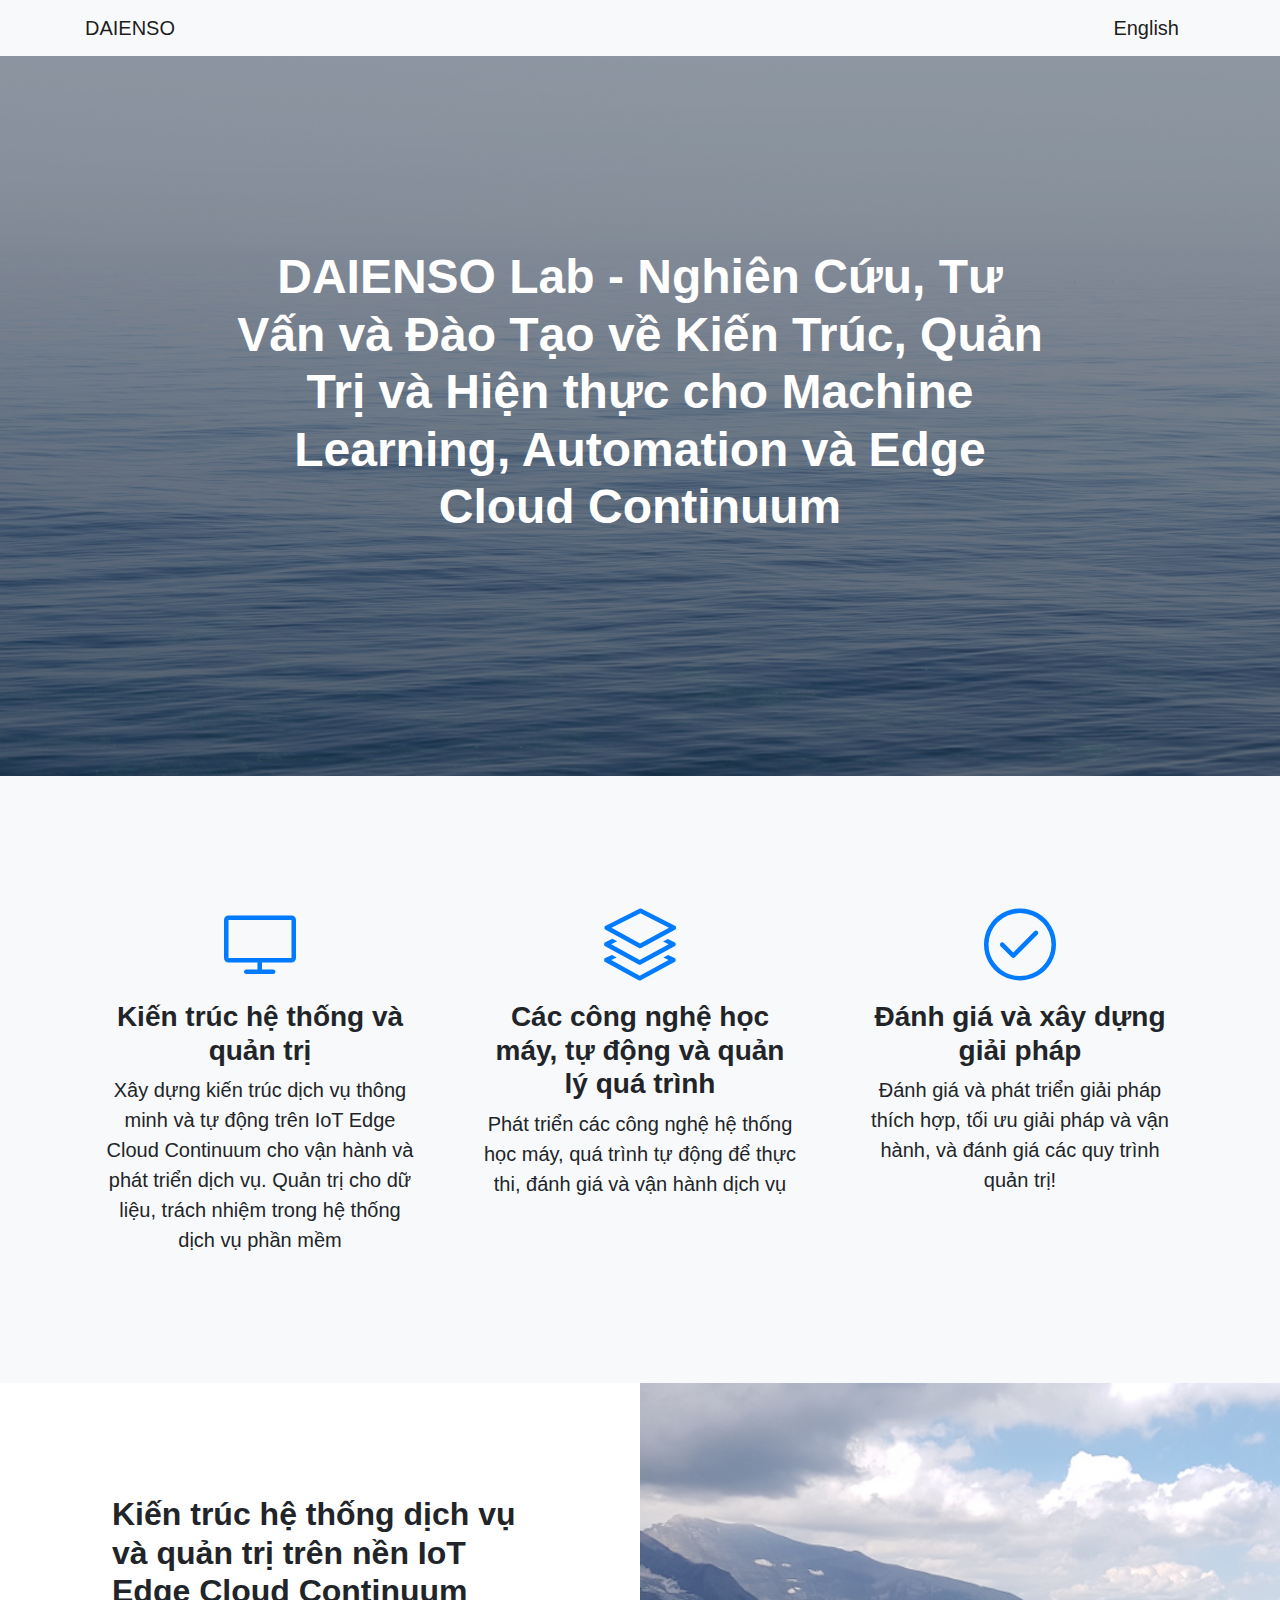
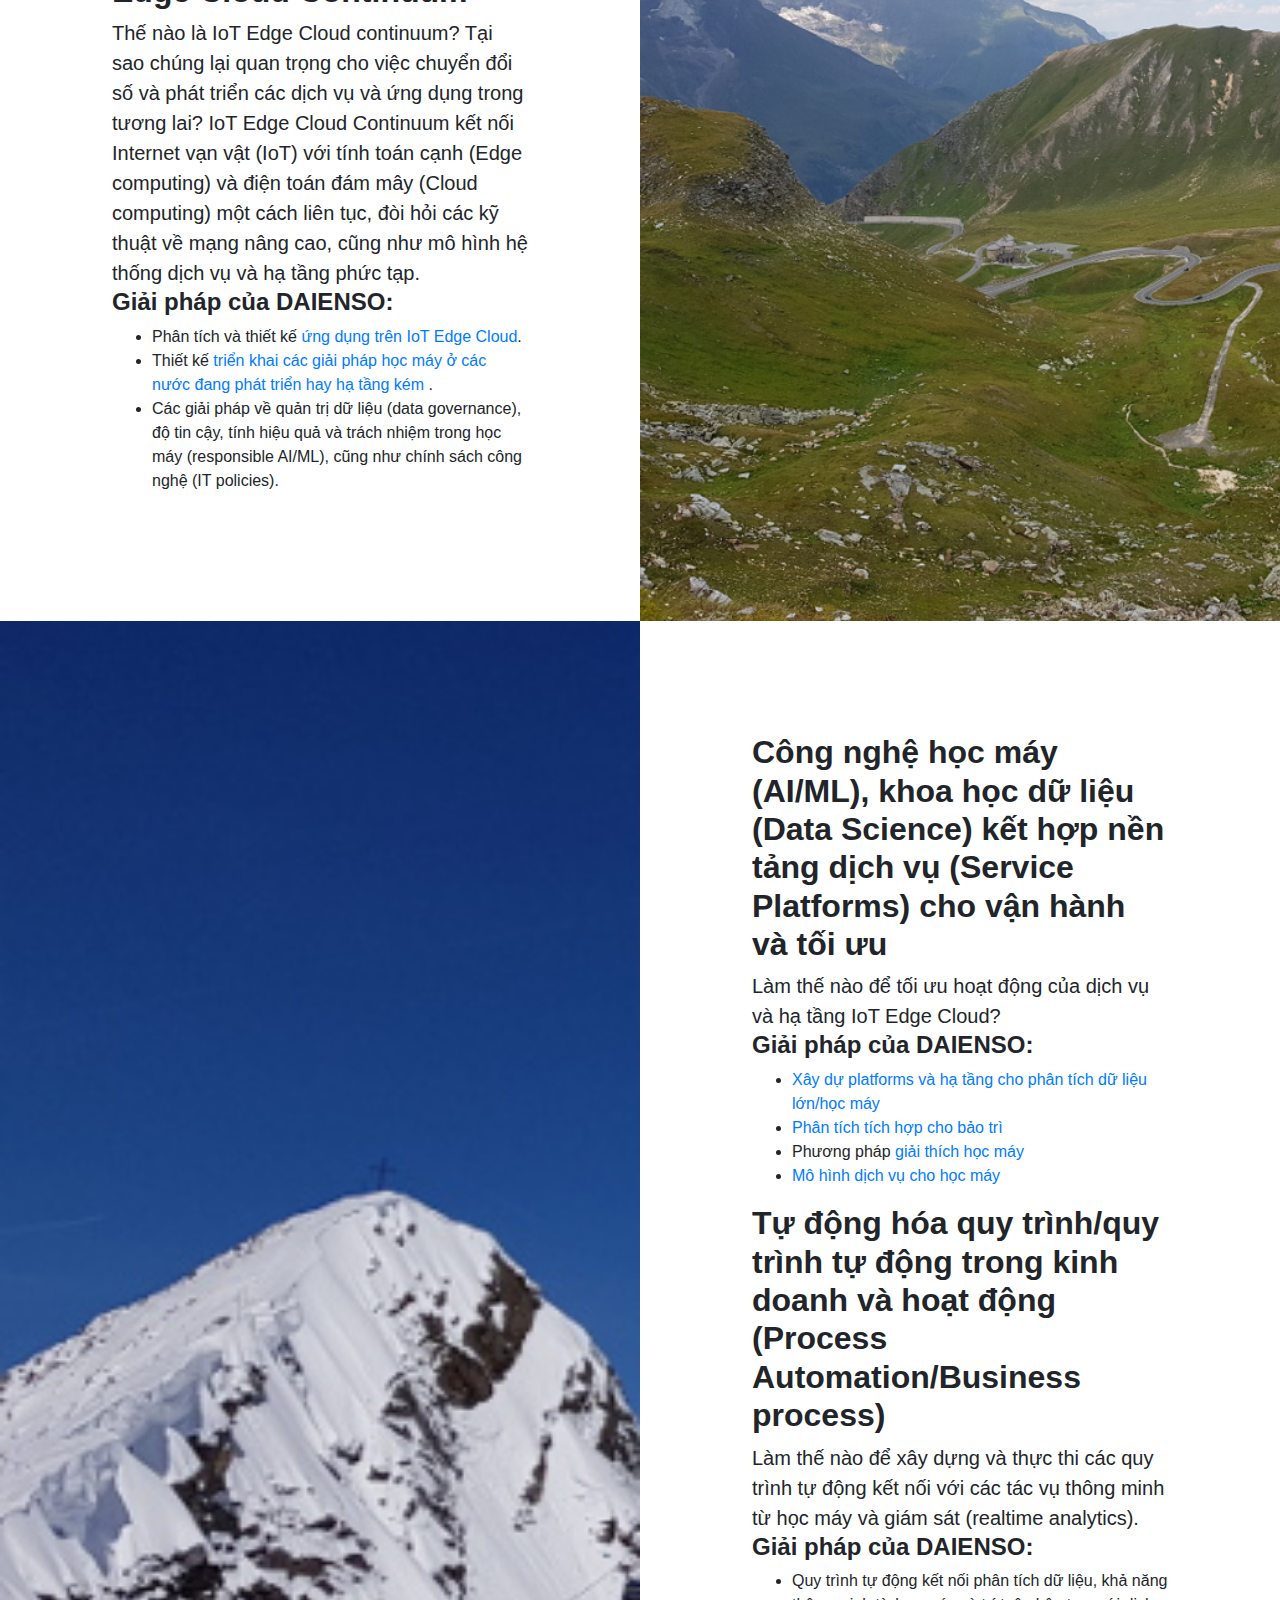
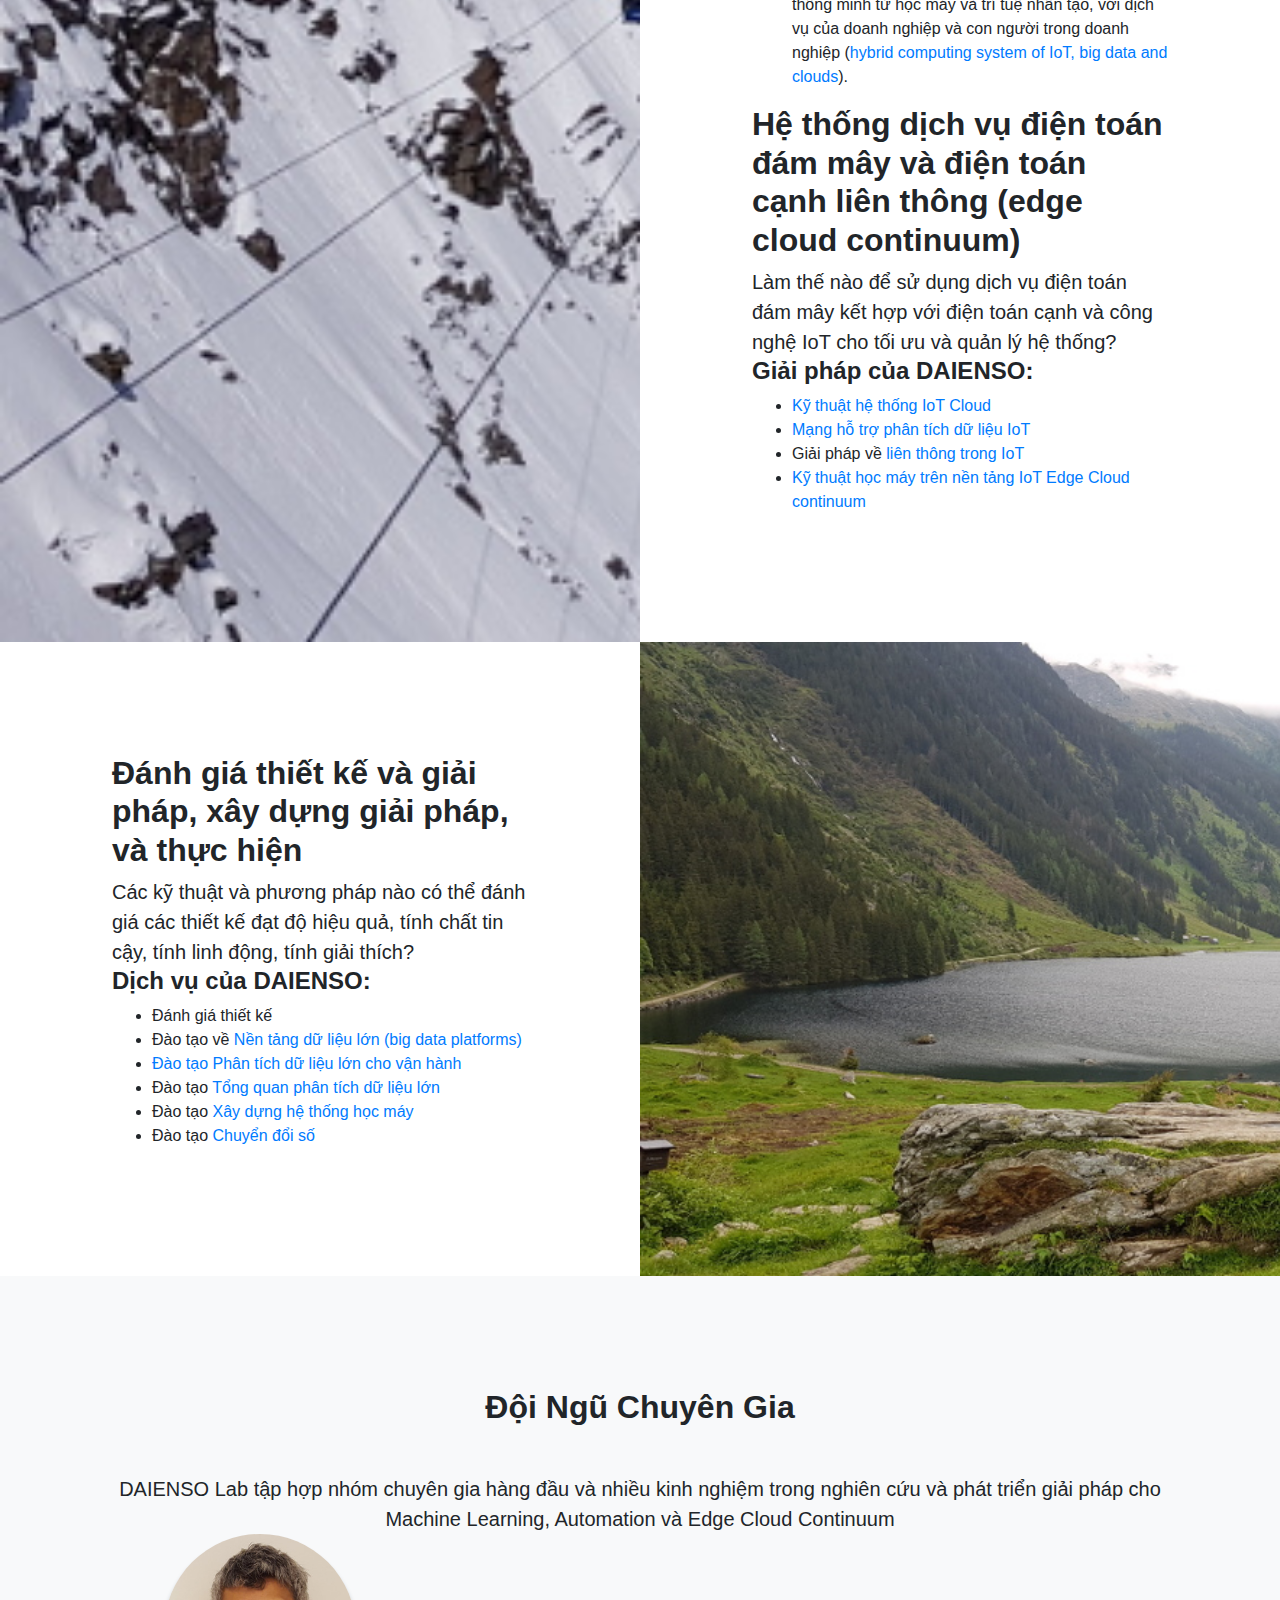
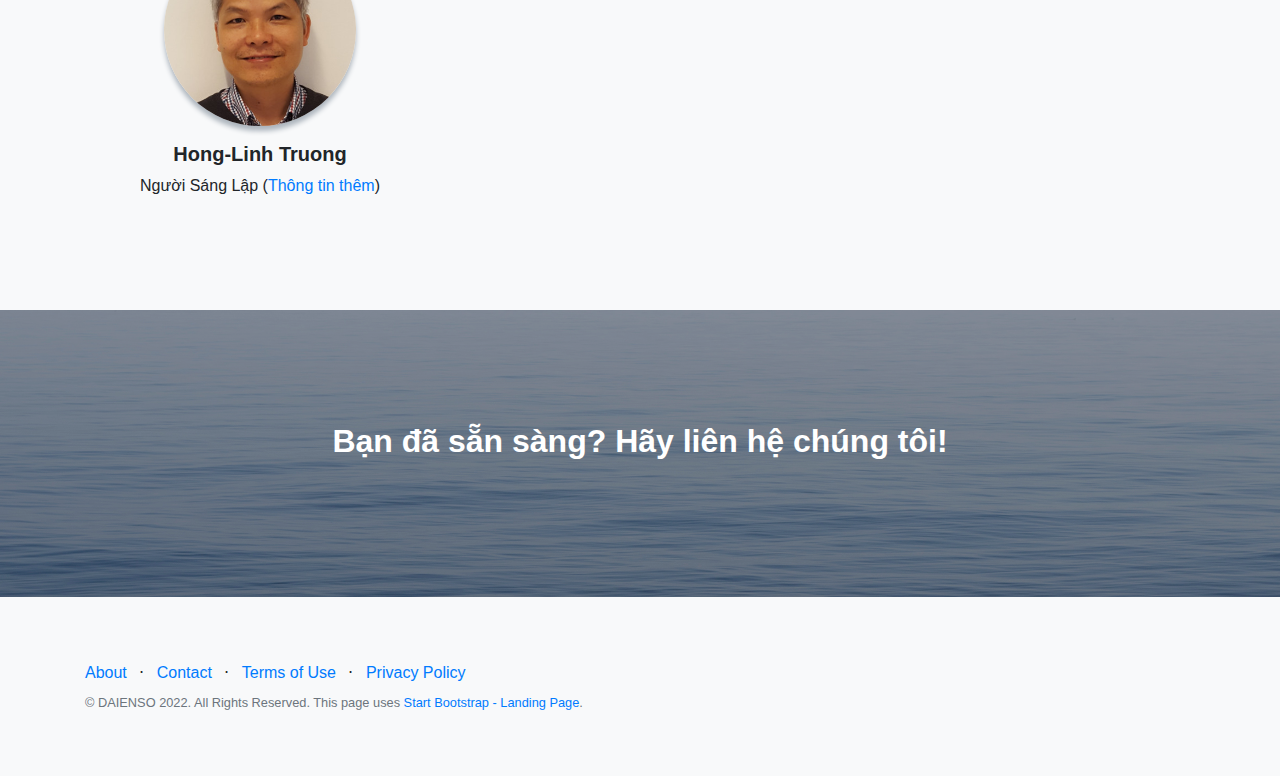
<file: index_2022.html>
<!DOCTYPE html>
<html lang="vi">

  <head>

    <meta charset="utf-8">
    <meta name="viewport" content="width=device-width, initial-scale=1, shrink-to-fit=no">
    <meta name="description" content="">
    <meta name="author" content="">

    <title>DAIENSO Lab</title>

    <!-- Bootstrap core CSS -->
    <link href="vendor/bootstrap/css/bootstrap.min.css" rel="stylesheet">

    <!-- Custom fonts for this template -->
    <link href="vendor/fontawesome-free/css/all.min.css" rel="stylesheet">
    <link href="vendor/simple-line-icons/css/simple-line-icons.css" rel="stylesheet" type="text/css">
    <link href="https://fonts.googleapis.com/css?family=Open Sans:300,400,700,300italic,400italic,700italic" rel="stylesheet" type="text/css">

    <!-- Custom styles for this template -->
    <link href="css/landing-page.min.css" rel="stylesheet">

  </head>

  <body>

    <!-- Navigation -->
    <nav class="navbar navbar-light bg-light static-top">
      <div class="container">
        <a class="navbar-brand" href="#">DAIENSO</a>
        <a class="navbar-brand" href="index_en.html">English</a>
        <!--a class="btn btn-primary" href="#">Sign In</a-->
      </div>
    </nav>

    <!-- Masthead -->
    <header class="masthead text-white text-center">
      <div class="overlay"></div>
      <div class="container">
        <div class="row">
          <div class="col-xl-9 mx-auto">
            <h1 class="mb-5">DAIENSO Lab - Nghiên Cứu, Tư Vấn và Đào Tạo về  Kiến Trúc, Quản Trị và Hiện thực cho Machine Learning, Automation và Edge Cloud Continuum</h1>
          </div>
        </div>
      </div>
    </header>

    <!-- Icons Grid -->
    <section class="features-icons bg-light text-center">
      <div class="container">
        <div class="row">
          <div class="col-lg-4">
            <div class="features-icons-item mx-auto mb-5 mb-lg-0 mb-lg-3">
              <div class="features-icons-icon d-flex">
                <i class="icon-screen-desktop m-auto text-primary"></i>
              </div>
              <h3>Kiến trúc hệ thống và quản trị</h3>
              <p class="lead mb-0">Xây dựng kiến trúc dịch vụ thông minh và tự động trên IoT Edge Cloud Continuum cho vận hành và phát triển dịch vụ. Quản trị cho dữ liệu, trách nhiệm trong hệ thống dịch vụ phần mềm</p>
            </div>
          </div>
          <div class="col-lg-4">
            <div class="features-icons-item mx-auto mb-5 mb-lg-0 mb-lg-3">
              <div class="features-icons-icon d-flex">
                <i class="icon-layers m-auto text-primary"></i>
              </div>
              <h3>Các công nghệ học máy, tự động và quản lý quá trình</h3>
              <p class="lead mb-0">Phát triển các công nghệ hệ thống học máy, quá trình tự động để thực thi, đánh giá và vận hành dịch vụ</p>
            </div>
          </div>
          <div class="col-lg-4">
            <div class="features-icons-item mx-auto mb-0 mb-lg-3">
              <div class="features-icons-icon d-flex">
                <i class="icon-check m-auto text-primary"></i>
              </div>
              <h3>Đánh giá và xây dựng giải pháp</h3>
              <p class="lead mb-0">Đánh giá và phát triển giải pháp thích hợp, tối ưu giải pháp và vận hành, và đánh giá các quy trình quản trị!</p>
            </div>
          </div>
        </div>
      </div>
    </section>

    <!-- Image Showcases -->
    <section class="showcase">
      <div class="container-fluid p-0">
        <div class="row no-gutters">

          <div class="col-lg-6 order-lg-2 text-white showcase-img" style="background-image: url('img/future.jpg');"></div>
          <div class="col-lg-6 order-lg-1 my-auto showcase-text">
            <h2>Kiến trúc hệ thống dịch vụ và quản trị trên nền IoT Edge Cloud Continuum</h2>
            <p class="lead mb-0">Thế nào là IoT Edge Cloud continuum? Tại sao chúng lại quan trọng cho việc chuyển đổi số và phát triển các dịch vụ và ứng dụng trong tương lai? IoT Edge Cloud Continuum kết nối Internet vạn vật (IoT) với tính toán cạnh (Edge computing) và điện toán đám mây (Cloud computing) một cách liên tục, đòi hỏi các kỹ thuật về mạng nâng cao, cũng như mô hình hệ thống dịch vụ và hạ tầng phức tạp.</p>
            <p class="lead mb-0"><h4>Giải pháp của DAIENSO:</h4>
            <ul> 
            <li> Phân tích và thiết kế <a href="https://www.researchgate.net/publication/361261810_Robustness_via_Elasticity_Accelerators_for_the_IoT-Edge-Cloud_Continuum">ứng dụng trên IoT Edge Cloud</a>.
            </li>   
            <li>Thiết kế <a href="https://link.springer.com/article/10.1007/s40860-022-00176-3"> triển khai các giải pháp học máy ở các nước đang phát triển hay hạ tầng kém </a>. 
            </li>
            <li> Các giải pháp về quản trị dữ liệu (data governance), độ tin cậy, tính hiệu quả và trách nhiệm trong học máy (responsible AI/ML), cũng như chính sách công nghệ (IT policies).
            </li>
            </ul>
            </p>
          </div>
        </div>
        <div class="row no-gutters">
          <div class="col-lg-6 text-white showcase-img" style="background-image: url('img/technology.jpg');"></div>
          <div class="col-lg-6 my-auto showcase-text">
            <!--h2>Các công nghệ tiềm năng nhưng phức tạp</h2-->
            <h2>Công nghệ học máy (AI/ML), khoa học dữ liệu (Data Science) kết hợp nền tảng dịch vụ (Service Platforms) cho vận hành và tối ưu</h2>
							<p class="lead mb-0">Làm thế nào để tối ưu hoạt động của dịch vụ và hạ tầng IoT Edge Cloud?</p> 
              <p class="lead mb-0"><h4>Giải pháp của DAIENSO:</h4>
                <ul>
                  <li> <a href="https://research.aalto.fi/files/91823963/main.pdf">Xây dự platforms và hạ tầng cho phân tích dữ liệu lớn/học máy</a></li>
                  <li> <a href="https://www.researchgate.net/publication/329066633_Integrated_Analytics_for_IIoT_Predictive_Maintenance_Using_IoT_Big_Data_Cloud_Systems"> Phân tích tích hợp cho bảo trì</a></li>
                  <li> Phương pháp <a href="https://github.com/rdsea/CAMLE">giải thích học máy</a></li>
                  <li> <a href="https://github.com/rdsea/QoA4ML">Mô hình dịch vụ cho học máy</a></li>
                </ul>
               </p> 
							<h2>Tự động hóa quy trình/quy trình tự  động trong kinh doanh và hoạt động (Process Automation/Business process)</h2>
              <p class="lead mb-0">Làm thế nào để xây dựng và thực thi các quy trình tự động kết nối với các tác vụ thông minh từ học máy và giám sát (realtime analytics). </p>
            <p class="lead mb-0"><h4>Giải pháp của DAIENSO:</h4>
                <ul>
                  <li>Quy trình tự động kết nối phân tích dữ liệu, khả năng thông minh từ học máy và trí tuệ nhân tạo, với dịch vụ của doanh nghiệp và con người trong doanh nghiệp (<a href="https://users.aalto.fi/~truongh4/publications/2019/Truong_Linh_-installation-talk-april-2019.pdf">hybrid computing system of IoT, big data and clouds</a>).
                  </li>
                </ul>
            </p>
            <h2>Hệ thống dịch vụ điện toán đám mây và điện toán cạnh liên thông (edge cloud continuum)</h2>
            <p class="lead mb-0">Làm thế nào để sử dụng dịch vụ điện toán đám mây kết hợp với điện toán cạnh và công nghệ IoT cho tối ưu và quản lý hệ thống?</p>
            <p class="lead mb-0">
            <h4>Giải pháp của DAIENSO:</h4>
                <ul>
                  <li><a href="https://scholar.google.com/citations?view_op=view_citation&hl=en&user=juCwRycAAAAJ&citation_for_view=juCwRycAAAAJ:NXb4pA-qfm4C">Kỹ thuật hệ thống IoT Cloud</a></li>
                  <li><a href="https://www.researchgate.net/publication/323143631_Enabling_Edge_Analytics_of_IoT_Data_the_Case_of_LoRaWAN">Mạng hỗ  trợ phân tích dữ liệu IoT</a> </li>
                  <li> Giải pháp về <a href="https://github.com/rdsea/iot2018tutorial">liên thông trong IoT</a></li>
                  <li> <a href="https://www.researchgate.net/profile/Hong-Linh-Truong/publication/340272410_ASRE_-Towards_Application-specific_Resource_Ensembles_across_Edges_and_Clouds/links/612e5704c69a4e48796e8881/ASRE-Towards-Application-specific-Resource-Ensembles-across-Edges-and-Clouds.pdf">Kỹ thuật học máy trên nền tảng IoT Edge Cloud continuum</a></li>
                  </ul>
             </p>

          </div>
        </div>
        <div class="row no-gutters">
          <div class="col-lg-6 order-lg-2 text-white showcase-img" style="background-image: url('img/execution.jpg');"></div>
          <div class="col-lg-6 order-lg-1 my-auto showcase-text">
            <h2>Đánh giá thiết kế và giải pháp, xây dựng giải pháp, và thực hiện</h2>
            <p class="lead mb-0">Các kỹ thuật và phương pháp nào có thể đánh giá các thiết kế đạt độ hiệu quả, tính chất tin cậy, tính linh động, tính giải thích? 
            </p>
            <p class="lead mb-0"><h4>Dịch vụ của DAIENSO:</h4>
              <ul>   
              <li>Đánh giá thiết kế</li>
              <li>Đào tạo về  <a href="https://github.com/rdsea/bigdataplatforms">Nền tảng dữ liệu lớn (big data platforms)</li>
						  <li>Đào tạo <a href="docs/training/BigDataTraining-CasesTraining.pdf">Phân tích dữ liệu lớn cho vận hành</a></li> 
              <li>Đào tạo <a href="docs/training/BigDataTraining-OverviewModule.pdf">Tổng quan phân tích dữ liệu lớn</a></li>
              <li>Đào tạo <a href="https://github.com/rdsea/sys4bigml">Xây dựng hệ thống học máy</a></li> 
              <li>Đào tạo <a href="docs/training/DigitalTransformation-extended-training-schedule_redacted.pdf">Chuyển đổi số </a></li>
              </ul>
						</p>
						</div>

        </div>
      </div>
    </section>

    <!-- Testimonials -->
    <section class="testimonials text-center bg-light">
      <div class="container">
        <h2 class="mb-5">Đội Ngũ Chuyên Gia</h2>
				<p class="lead mb-0">DAIENSO Lab tập hợp nhóm chuyên gia hàng đầu và nhiều kinh nghiệm trong <b>nghiên cứu và phát triển giải pháp</b> cho Machine Learning, Automation và Edge Cloud Continuum</p>
        <div class="row">
          <div class="col-lg-4">
            <div class="testimonial-item mx-auto mb-5 mb-lg-0">
              <img class="img-fluid rounded-circle mb-3" src="img/linh.jpg" alt="">
              <h5>Hong-Linh Truong</h5>
              <p class="font-weight-light mb-0">Người Sáng Lập (<a href="http://www.linkedin.com/pub/hong-linh-truong/5/963/406">Thông tin thêm</a>)</p>
            </div>
          </div>
	   <!--div class="col-lg-4">
            <div class="testimonial-item mx-auto mb-5 mb-lg-0">
              <img class="img-fluid rounded-circle mb-3" src="img/" alt="">
              <h5>TBD</h5>
              <p class="font-weight-light mb-0">Phân tích, Quản lý dự án, Tư vấn (<a href="">Thông tin thêm</a>)</p>
            </div>
          </div-->
          </div>
        </div>
      </div>
    </section>

    <!-- Call to Action -->
    <section class="call-to-action text-white text-center">
      <div class="overlay"></div>
      <div class="container">
        <div class="row">
          <div class="col-xl-9 mx-auto">
            <h2 class="mb-4">Bạn đã sẵn sàng? Hãy liên hệ chúng tôi!</h2>
          </div>
        </div>
      </div>
    </section>

    <!-- Footer -->
    <footer class="footer bg-light">
      <div class="container">
        <div class="row">
          <div class="col-lg-6 h-100 text-center text-lg-left my-auto">
            <ul class="list-inline mb-2">
              <li class="list-inline-item">
                <a href="#">About</a>
              </li>
              <li class="list-inline-item">&sdot;</li>
              <li class="list-inline-item">
                <a href="mailto:linh.truong@daienso.com">Contact</a>
              </li>
              <li class="list-inline-item">&sdot;</li>
              <li class="list-inline-item">
                <a href="#">Terms of Use</a>
              </li>
              <li class="list-inline-item">&sdot;</li>
              <li class="list-inline-item">
                <a href="https://ec.europa.eu/commission/priorities/justice-and-fundamental-rights/data-protection/2018-reform-eu-data-protection-rules_en">Privacy Policy</a>
              </li>
            </ul>
            <p class="text-muted small mb-4 mb-lg-0">&copy; DAIENSO 2022. All Rights Reserved. This page uses <a href="http://startbootstrap.com/template-overviews/landing-page/">Start Bootstrap - Landing Page</a>.</p>
          </div>
          <div class="col-lg-6 h-100 text-center text-lg-right my-auto">
            <ul class="list-inline mb-0">
              <!--li class="list-inline-item mr-3">
                <a href="#">
                  <i class="fab fa-facebook fa-2x fa-fw"></i>
                </a>
              </li-->
              <!--li class="list-inline-item mr-3">
                <a href="truong@rdsea.io">
                  <i class="fab fa-twitter-square fa-2x fa-fw"></i>
                </a>
              </li-->
            </ul>
          </div>
        </div>
      </div>
    </footer>

    <!-- Bootstrap core JavaScript -->
    <script src="vendor/jquery/jquery.min.js"></script>
    <script src="vendor/bootstrap/js/bootstrap.bundle.min.js"></script>

  </body>

</html>
</file>
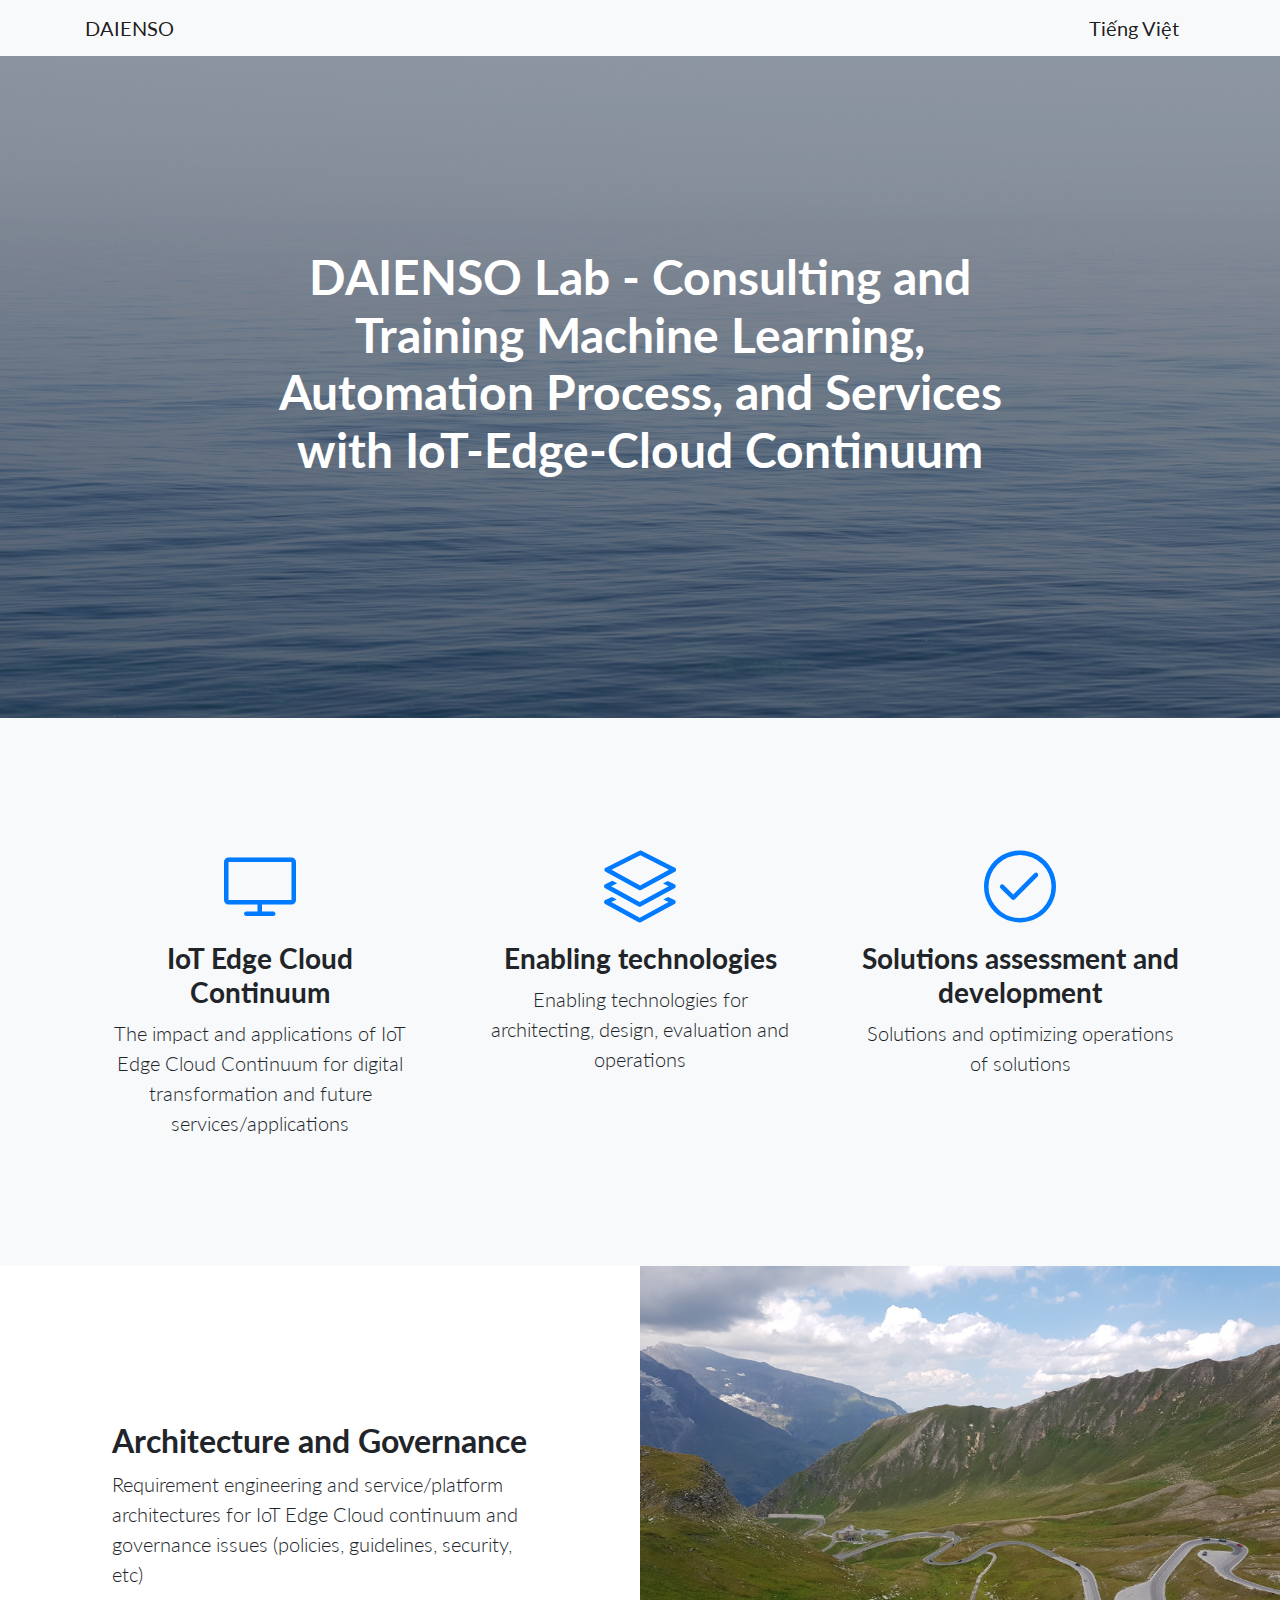
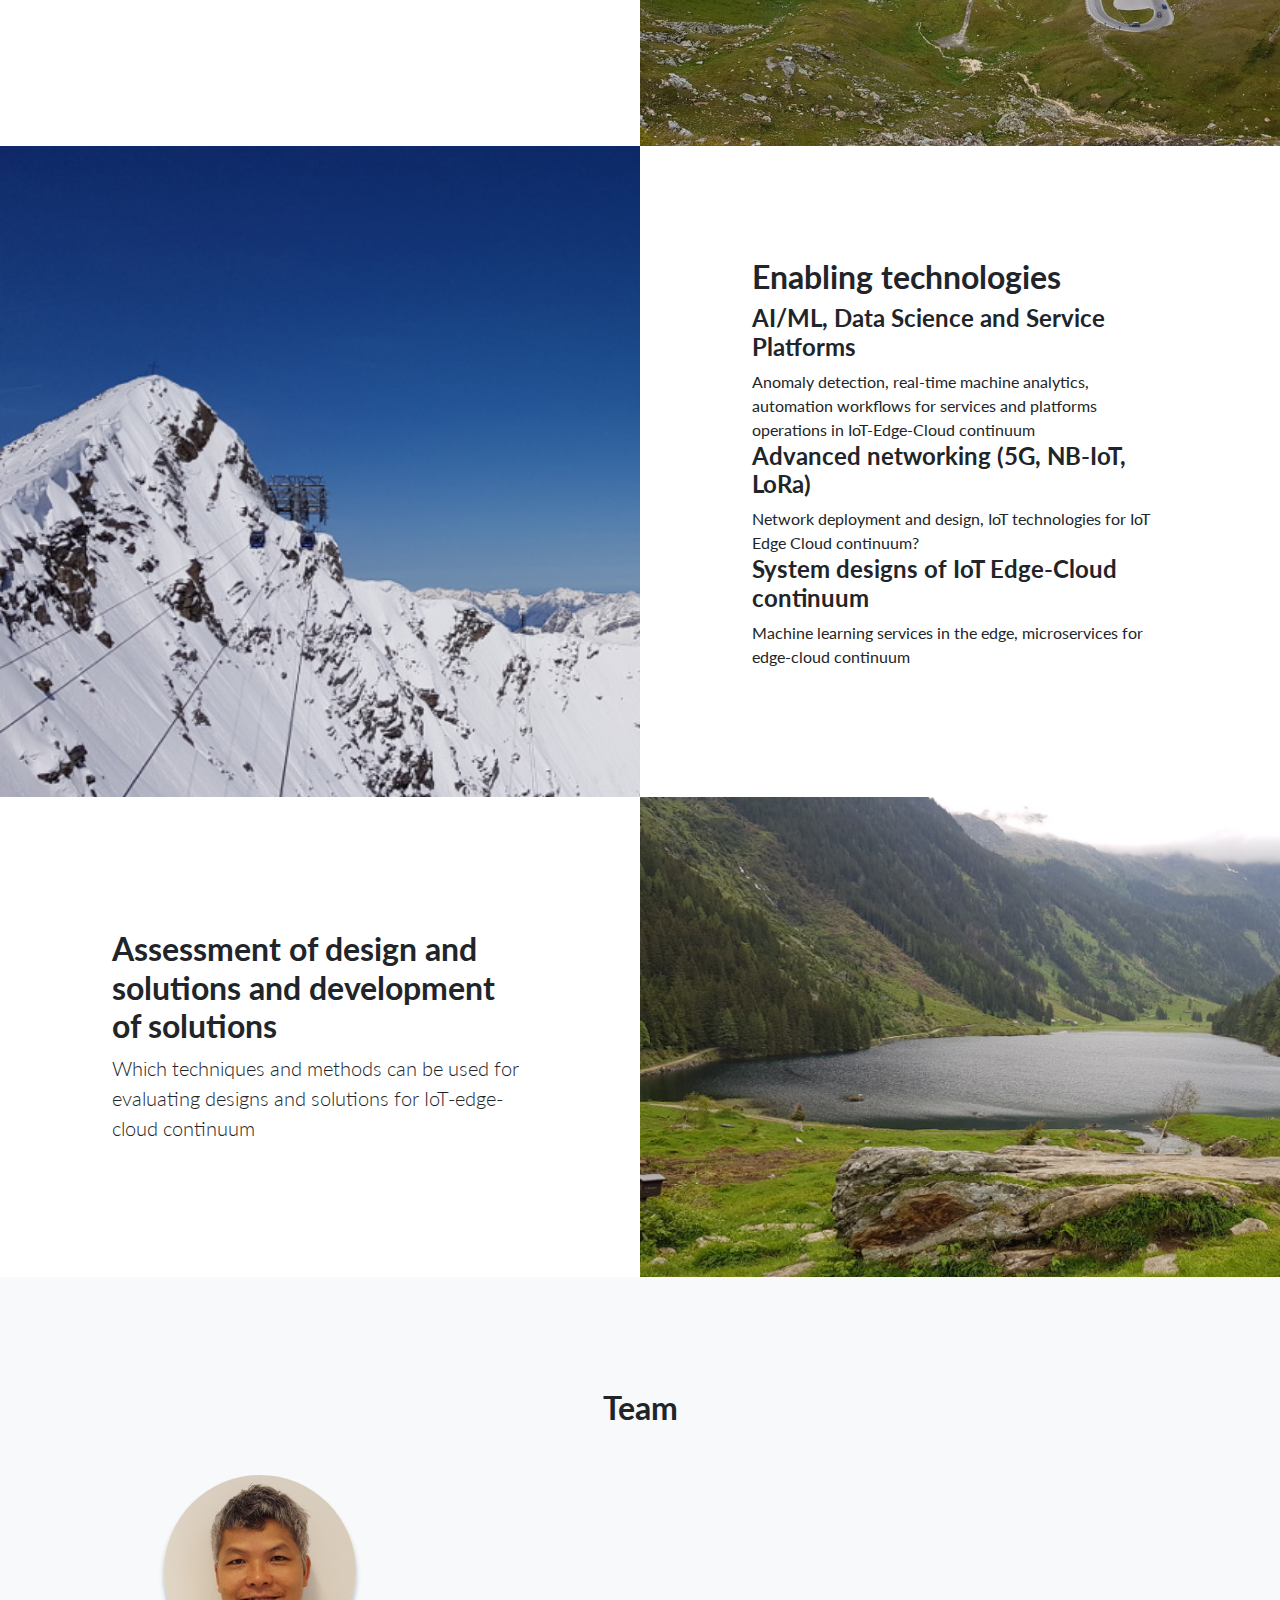
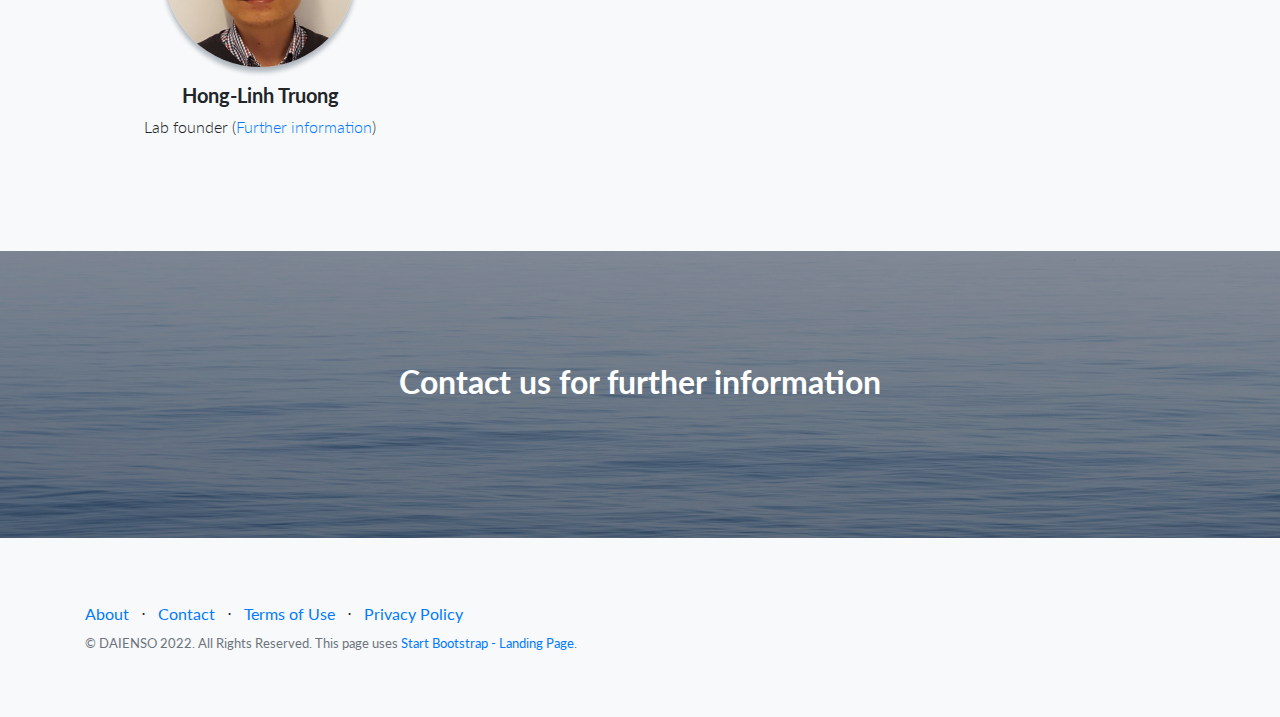
<file: index_en_2022.html>
<!DOCTYPE html>
<html lang="en">

  <head>

    <meta charset="utf-8">
    <meta name="viewport" content="width=device-width, initial-scale=1, shrink-to-fit=no">
    <meta name="description" content="">
    <meta name="author" content="">

    <title>DAIENSO Lab</title>

    <!-- Bootstrap core CSS -->
    <link href="vendor/bootstrap/css/bootstrap.min.css" rel="stylesheet">

    <!-- Custom fonts for this template -->
    <link href="vendor/fontawesome-free/css/all.min.css" rel="stylesheet">
    <link href="vendor/simple-line-icons/css/simple-line-icons.css" rel="stylesheet" type="text/css">
    <link href="https://fonts.googleapis.com/css?family=Lato:300,400,700,300italic,400italic,700italic" rel="stylesheet" type="text/css">

    <!-- Custom styles for this template -->
    <link href="css/landing-page.min.css" rel="stylesheet">

  </head>

  <body>

    <!-- Navigation -->
    <nav class="navbar navbar-light bg-light static-top">
      <div class="container">
        <a class="navbar-brand" href="#">DAIENSO</a>
        <a class="navbar-brand" href="index.html">Tiếng Việt</a>
        <!--a class="btn btn-primary" href="#">Sign In</a-->
      </div>
    </nav>

    <!-- Masthead -->
    <header class="masthead text-white text-center">
      <div class="overlay"></div>
      <div class="container">
        <div class="row">
          <div class="col-xl-9 mx-auto">
            <h1 class="mb-5">DAIENSO Lab - Consulting and Training Machine Learning, Automation Process, and Services  with  IoT-Edge-Cloud Continuum</h1>
          </div>
        </div>
      </div>
    </header>

    <!-- Icons Grid -->
    <section class="features-icons bg-light text-center">
      <div class="container">
        <div class="row">
          <div class="col-lg-4">
            <div class="features-icons-item mx-auto mb-5 mb-lg-0 mb-lg-3">
              <div class="features-icons-icon d-flex">
                <i class="icon-screen-desktop m-auto text-primary"></i>
              </div>
              <h3>IoT Edge Cloud Continuum</h3>
              <p class="lead mb-0">The impact and applications of IoT Edge Cloud Continuum for digital transformation and future services/applications</p>
            </div>
          </div>
          <div class="col-lg-4">
            <div class="features-icons-item mx-auto mb-5 mb-lg-0 mb-lg-3">
              <div class="features-icons-icon d-flex">
                <i class="icon-layers m-auto text-primary"></i>
              </div>
              <h3>Enabling technologies</h3>
              <p class="lead mb-0">Enabling technologies for architecting, design, evaluation and operations</p>
            </div>
          </div>
          <div class="col-lg-4">
            <div class="features-icons-item mx-auto mb-0 mb-lg-3">
              <div class="features-icons-icon d-flex">
                <i class="icon-check m-auto text-primary"></i>
              </div>
              <h3>Solutions assessment and development</h3>
              <p class="lead mb-0">Solutions and optimizing operations of solutions</p>
            </div>
          </div>
        </div>
      </div>
    </section>

    <!-- Image Showcases -->
    <section class="showcase">
      <div class="container-fluid p-0">
        <div class="row no-gutters">

          <div class="col-lg-6 order-lg-2 text-white showcase-img" style="background-image: url('img/future.jpg');"></div>
          <div class="col-lg-6 order-lg-1 my-auto showcase-text">
            <h2>Architecture and Governance</h2>
            <p class="lead mb-0">Requirement engineering and service/platform architectures for IoT Edge Cloud continuum and governance issues (policies, guidelines, security, etc)</p>
          </div>
        </div>
        <div class="row no-gutters">
          <div class="col-lg-6 text-white showcase-img" style="background-image: url('img/technology.jpg');"></div>
          <div class="col-lg-6 my-auto showcase-text">
            <h2>Enabling technologies</h2>
            <p class="lead mb-0">
              <h4>AI/ML, Data Science and Service Platforms</h4>
              Anomaly detection, real-time machine analytics, automation workflows for  services and platforms operations in IoT-Edge-Cloud continuum
								<h4>Advanced networking (5G, NB-IoT, LoRa)</h4> Network deployment and design, IoT technologies for IoT Edge Cloud continuum?
            <h4>System designs of IoT Edge-Cloud continuum</h4>
            Machine learning services in the edge, microservices for edge-cloud continuum
             </p>

          </div>
        </div>
        <div class="row no-gutters">
          <div class="col-lg-6 order-lg-2 text-white showcase-img" style="background-image: url('img/execution.jpg');"></div>
          <div class="col-lg-6 order-lg-1 my-auto showcase-text">
            <h2>Assessment of design and solutions and development of solutions</h2>
            <p class="lead mb-0">Which techniques and methods can be used for evaluating designs and solutions for IoT-edge-cloud continuum</div>
        </div>
      </div>
    </section>

    <!-- Testimonials -->
    <section class="testimonials text-center bg-light">
      <div class="container">
        <h2 class="mb-5">Team</h2>
        <div class="row">
          <div class="col-lg-4">
            <div class="testimonial-item mx-auto mb-5 mb-lg-0">
              <img class="img-fluid rounded-circle mb-3" src="img/linh.jpg" alt="">
              <h5>Hong-Linh Truong</h5>
              <p class="font-weight-light mb-0">Lab founder (<a href="http://www.linkedin.com/pub/hong-linh-truong/5/963/406">Further information</a>)</p>
            </div>
          </div>
	   <!--div class="col-lg-4">
            <div class="testimonial-item mx-auto mb-5 mb-lg-0">
              <img class="img-fluid rounded-circle mb-3" src="img/" alt="">
              <h5>TBD</h5>
              <p class="font-weight-light mb-0">Analytics, project management, consulting (<a href="">Further information</a>)</p>
            </div>
          </div-->
          </div>
        </div>
      </div>
    </section>

    <!-- Call to Action -->
    <section class="call-to-action text-white text-center">
      <div class="overlay"></div>
      <div class="container">
        <div class="row">
          <div class="col-xl-9 mx-auto">
            <h2 class="mb-4">Contact us for further information</h2>
          </div>
        </div>
      </div>
    </section>

    <!-- Footer -->
    <footer class="footer bg-light">
      <div class="container">
        <div class="row">
          <div class="col-lg-6 h-100 text-center text-lg-left my-auto">
            <ul class="list-inline mb-2">
              <li class="list-inline-item">
                <a href="#">About</a>
              </li>
              <li class="list-inline-item">&sdot;</li>
              <li class="list-inline-item">
                <a href="mailto:truong@daienso.com">Contact</a>
              </li>
              <li class="list-inline-item">&sdot;</li>
              <li class="list-inline-item">
                <a href="#">Terms of Use</a>
              </li>
              <li class="list-inline-item">&sdot;</li>
              <li class="list-inline-item">
                <a href="https://ec.europa.eu/commission/priorities/justice-and-fundamental-rights/data-protection/2018-reform-eu-data-protection-rules_en">Privacy Policy</a>
              </li>
            </ul>
            <p class="text-muted small mb-4 mb-lg-0">&copy; DAIENSO 2022. All Rights Reserved. This page uses <a href="http://startbootstrap.com/template-overviews/landing-page/">Start Bootstrap - Landing Page</a>.</p>
          </div>
          <div class="col-lg-6 h-100 text-center text-lg-right my-auto">
            <ul class="list-inline mb-0">
              <!--li class="list-inline-item mr-3">
                <a href="#">
                  <i class="fab fa-facebook fa-2x fa-fw"></i>
                </a>
              </li-->
              <!--li class="list-inline-item mr-3">
                <a href="http://twitter.com/linhsolar">
                  <i class="fab fa-twitter-square fa-2x fa-fw"></i>
                </a>
              </li-->
            </ul>
          </div>
        </div>
      </div>
    </footer>

    <!-- Bootstrap core JavaScript -->
    <script src="vendor/jquery/jquery.min.js"></script>
    <script src="vendor/bootstrap/js/bootstrap.bundle.min.js"></script>

  </body>

</html>
</file>
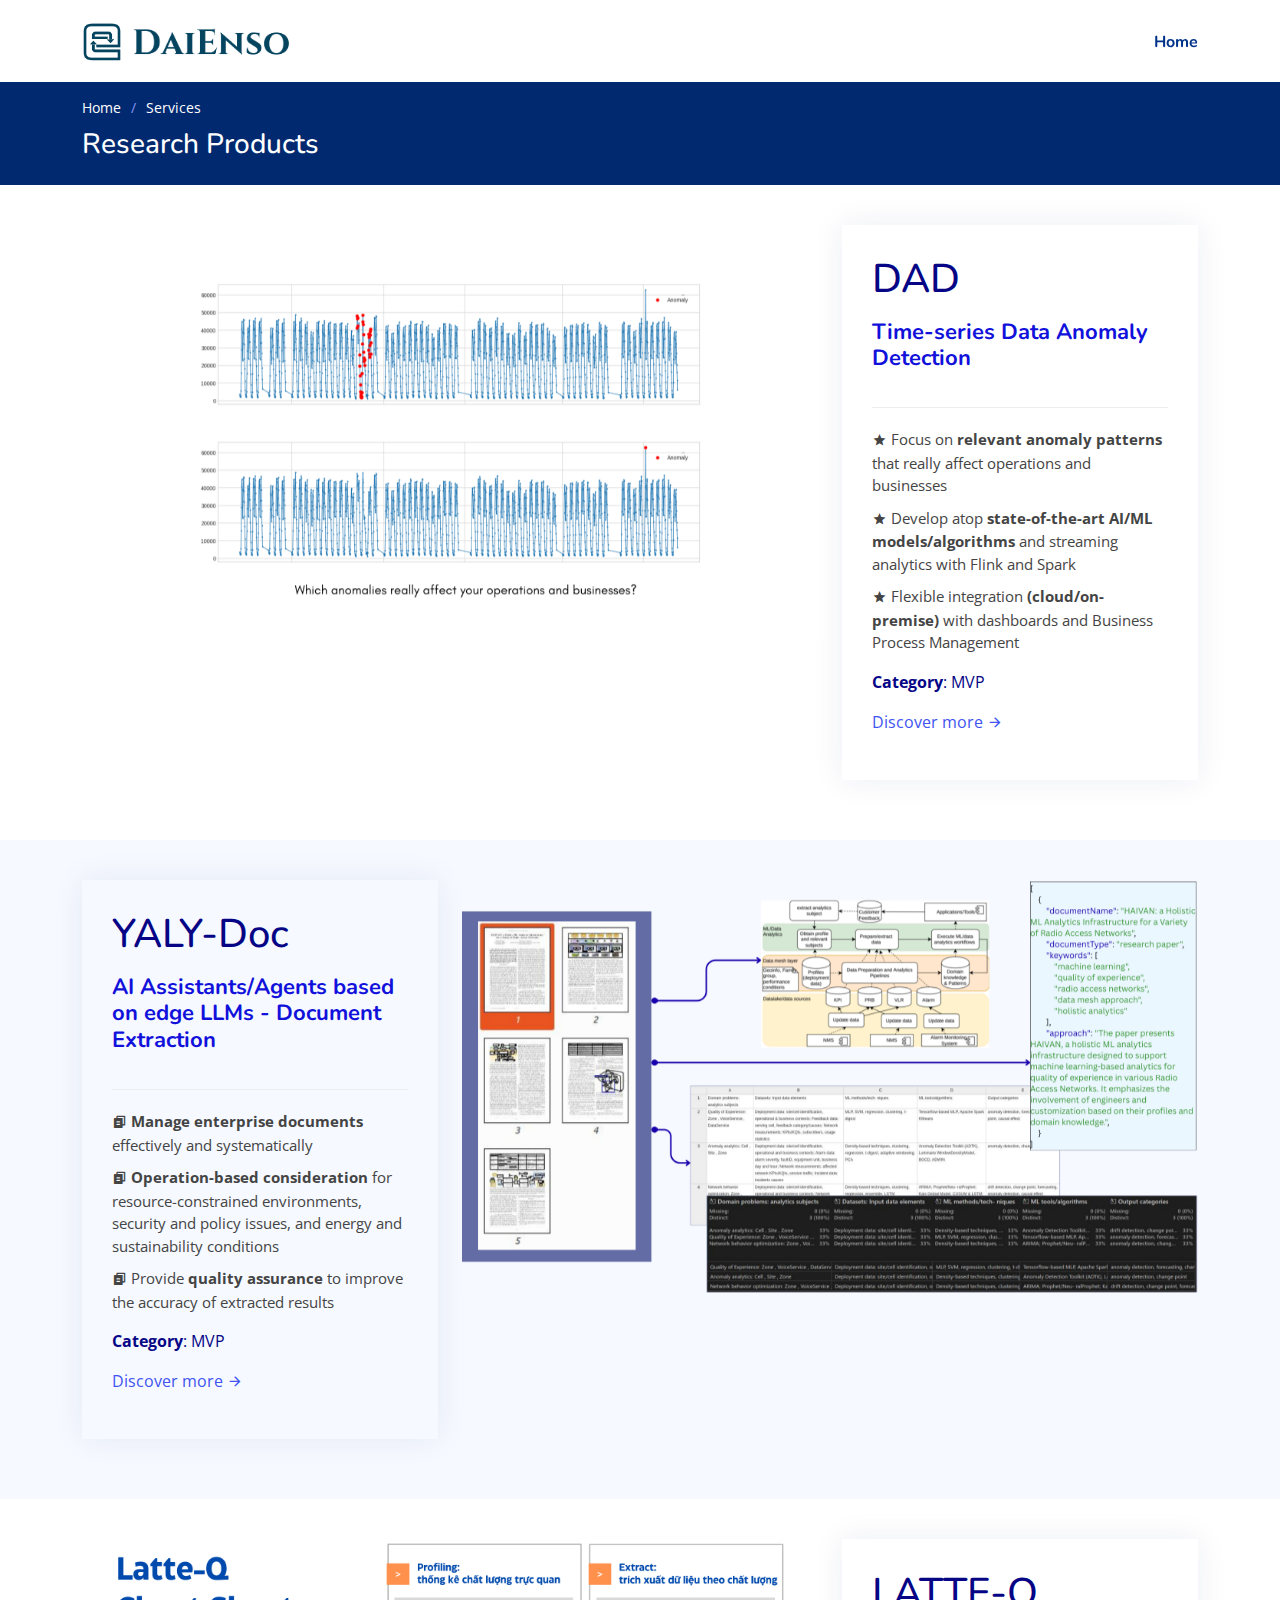
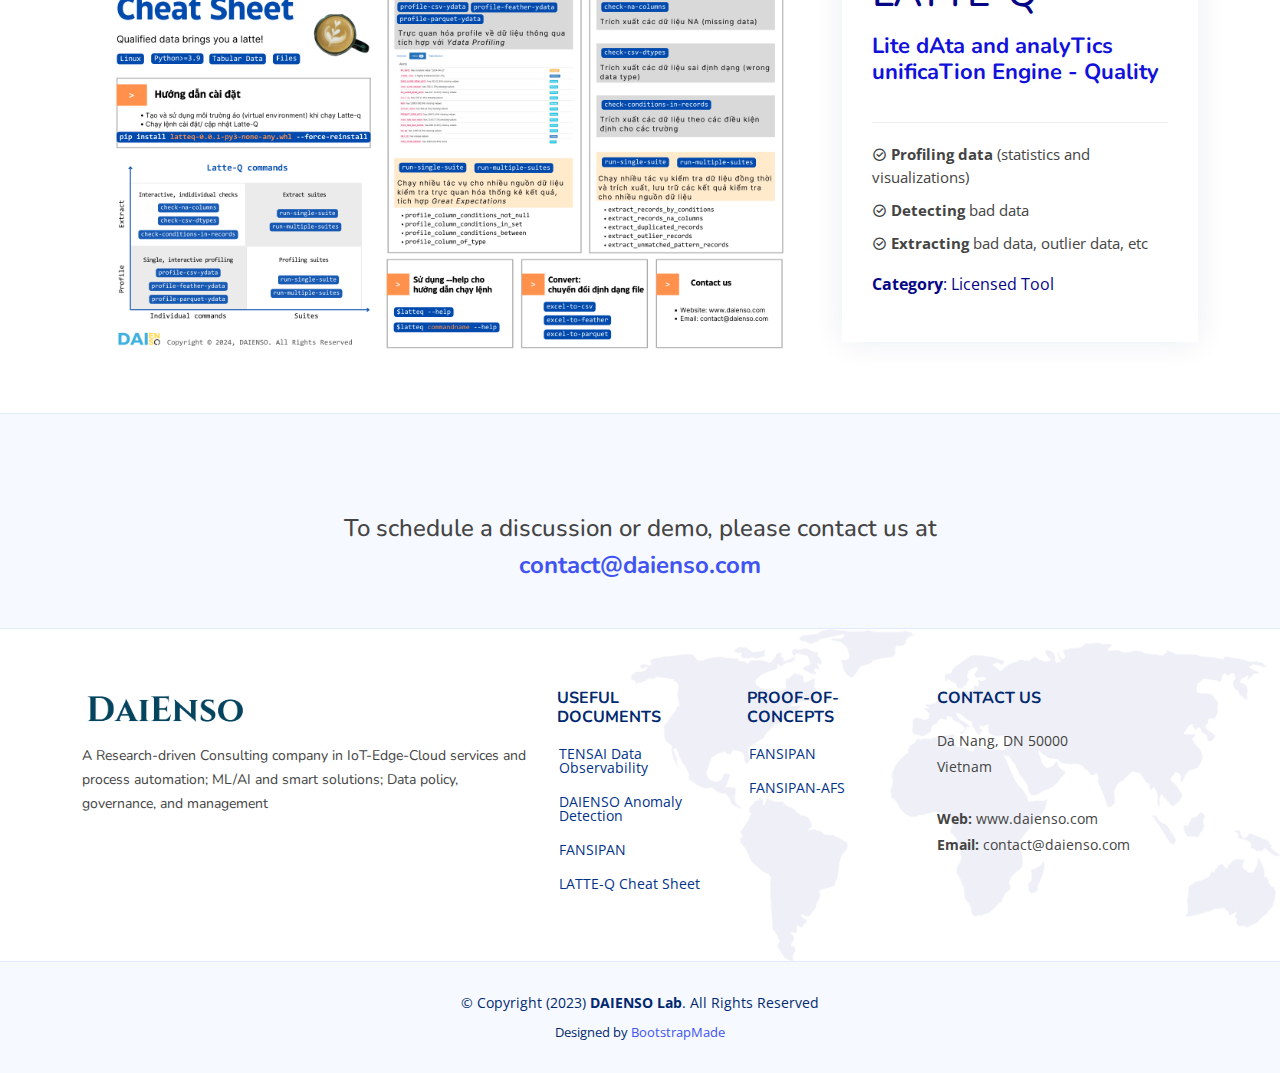
<file: products.html>
<!DOCTYPE html>
<html lang="en">

<head>
  <meta charset="utf-8">
  <meta content="width=device-width, initial-scale=1.0" name="viewport">

  <title>Products - DAIENSO Lab</title>
  <meta content="" name="description">
  <meta content="" name="keywords">

  <!-- Favicons -->
  <link href="assets/img/favicon.png" rel="icon">
  <!-- link href="assets/img/apple-touch-icon.png" rel="apple-touch-icon"-->

  <!-- Google Fonts -->
  <link href="https://fonts.googleapis.com/css?family=Open+Sans:300,300i,400,400i,600,600i,700,700i|Nunito:300,300i,400,400i,600,600i,700,700i|Poppins:300,300i,400,400i,500,500i,600,600i,700,700i" rel="stylesheet">

  <!-- Vendor CSS Files -->
  <link href="assets/vendor/aos/aos.css" rel="stylesheet">
  <link href="assets/vendor/bootstrap/css/bootstrap.min.css" rel="stylesheet">
  <link href="assets/vendor/bootstrap-icons/bootstrap-icons.css" rel="stylesheet">
  <link href="assets/vendor/glightbox/css/glightbox.min.css" rel="stylesheet">
  <link href="assets/vendor/remixicon/remixicon.css" rel="stylesheet">
  <link href="assets/vendor/swiper/swiper-bundle.min.css" rel="stylesheet">

  <!-- Template Main CSS File -->
  <link href="assets/css/style.css" rel="stylesheet">

  <!-- =======================================================
  * Template Name: FlexStart
  * Updated: Sep 18 2023 with Bootstrap v5.3.2
  * Template URL: https://bootstrapmade.com/flexstart-bootstrap-startup-template/
  * Author: BootstrapMade.com
  * License: https://bootstrapmade.com/license/
  ======================================================== -->
</head>

<body>

  <!-- ======= Header ======= -->
  <header id="header" class="header fixed-top">
    <div class="container-fluid container-xl d-flex align-items-center justify-content-between">

      <a href="index.html" class="logo d-flex align-items-center">
        <img src="assets/img/logo1.png" alt="">
        <img src="assets/img/logo.png" alt="">
        
      </a>

      <nav id="navbar" class="navbar">
        <ul>
          <li><a class="nav-link scrollto " href="index.html">Home</a></li>
                    
        </ul>
        <i class="bi bi-list mobile-nav-toggle"></i>
      </nav><!-- .navbar -->

    </div>
  </header><!-- End Header -->

  <main id="main">

    <!-- ======= Breadcrumbs ======= -->
    <section class="breadcrumbs">
      <div class="container">

        <ol>
          <li><a href="index.html">Home</a></li>
          <li>Services</li>
        </ol>
        <h2>Research Products</h2>

      </div>
    </section><!-- End Breadcrumbs -->

    <!-- ======= Portfolio Details Section ======= -->
    <section id="DAD-details" class="portfolio-details">
        <div class="container">
            
  
          <div class="row gy-4">
  
            <div class="col-lg-8">
              <div class="portfolio-details-slider swiper">
                <div class="swiper-wrapper align-items-center">
  
                  <div class="swiper-slide">
                    <img src="assets/img/products/DAD.png" alt="">
                  </div>
  
                  <!-- <div class="swiper-slide">
                    <img src="assets/img/portfolio/portfolio-2.jpg" alt="">
                  </div>
  
                  <div class="swiper-slide">
                    <img src="assets/img/portfolio/portfolio-3.jpg" alt="">
                  </div> -->
  
                </div>
                <div class="swiper-pagination"></div>
              </div>
            </div>
  
            <div class="col-lg-4">
              <div class="portfolio-info">
                <h1><p style="color: rgb(5, 5, 134);">DAD </p></h1>
                <h3><p style="color: rgb(17, 17, 219);">Time-series Data Anomaly Detection</p></h3>
                                
                <ul>
                  <li><i class="ri-star-s-fill"></i> Focus on <strong>relevant anomaly patterns</strong> that really affect operations and businesses</li>
                  <li><i class="ri-star-s-fill"></i> Develop atop <strong>state-of-the-art AI/ML models/algorithms</strong> and streaming analytics with Flink and Spark</li>
                  <li><i class="ri-star-s-fill"></i> Flexible integration <strong>(cloud/on-premise)</strong> with dashboards and Business Process Management</li>
                </ul>
                <p style="color: rgb(5, 5, 134);"><strong>Category</strong>: MVP</p>
                <p><a href="docs/products/DAD.pdf">Discover more <i class="ri-arrow-right-line"></i></a></p>
              </div>
              <!-- <div class="portfolio-description">
                <h2></h2>
                <p>
                    <ul>
                      <li>Understand<strong> the team operation's needs</strong> and incoporate <strong>domain knowledge</strong> as context awareness</li>
                      <li>Focus on <strong>relevant anomaly patterns</strong> that really affect operations and businesses</li>
                      <li>Flexible integration <strong>(cloud/on-premise)</strong> with dashboards and Business Process Management</li>
                      </ul>
                </p>
              </div>       -->
            </div>

            
  
          </div>
  
        </div>
      </section><!-- End Portfolio Details Section -->


      <section id="Yaly-details" class="portfolio-details" style="background-color: #f6f9ff;">
        <div class="container">   
  
          <div class="row gy-4">
  
            <div class="col-lg-4">
              <div class="portfolio-info">
                <h1><p style="color: rgb(5, 5, 134);">YALY-Doc</p></h1>
                <h3><p style="color: rgb(17, 17, 219);">AI Assistants/Agents based on edge LLMs - Document Extraction</p></h3>
                
                <ul>
                  <li><i class="ri-file-copy-2-fill"></i> <strong>Manage enterprise documents</strong> effectively and systematically</li> 
                  <li><i class="ri-file-copy-2-fill"></i> <strong>Operation-based consideration</strong> for resource-constrained environments, security and policy issues, and energy and sustainability conditions</li>
                  <li><i class="ri-file-copy-2-fill"></i> Provide <strong>quality assurance</strong> to improve the accuracy of extracted results</li>
                </ul>
                <p style="color: rgb(5, 5, 134);"><strong>Category</strong>: MVP</p>
                <p><a href="docs/products/Yaly-Doc.pdf">Discover more <i class="ri-arrow-right-line"></i></a></p>
              </div>
              <!-- <div class="portfolio-description">
                <h2>Applications</h2>
                <p>
                    <ul>
                        <li> Asset management</li>
                        <li> Quality of service management</li>
                        <li> Connectivity management</li>
                        <li> Fraud detection</li>
                        <li> Predictive maintenance</li>
                        <li> Regulation compliance</li>
                      </ul>
                </p>
              </div> -->
            </div>

            <div class="col-lg-8">
              <div class="portfolio-details-slider swiper">
                <div class="swiper-wrapper align-items-center">
  
                  <div class="swiper-slide">
                    <img src="assets/img/products/HAIVAN.png" alt="">
                  </div>
  
                  <!-- <div class="swiper-slide">
                    <img src="assets/img/portfolio/portfolio-2.jpg" alt="">
                  </div>
  
                  <div class="swiper-slide">
                    <img src="assets/img/portfolio/portfolio-3.jpg" alt="">
                  </div> -->
  
                </div>
                <div class="swiper-pagination"></div>
              </div>
            </div>
  
          </div>
  
        </div>
      </section><!-- End Portfolio Details Section -->

      <section id="latteq-details" class="portfolio-details">
        <div class="container">
            
  
          <div class="row gy-4">
  
            <div class="col-lg-8">
              <div class="portfolio-details-slider swiper">
                <div class="swiper-wrapper align-items-center">
  
                  <div class="swiper-slide">
                    <img src="assets/img/products/Latteq.png" alt="">
                  </div>
  
                  <!-- <div class="swiper-slide">
                    <img src="assets/img/portfolio/portfolio-2.jpg" alt="">
                  </div>
  
                  <div class="swiper-slide">
                    <img src="assets/img/portfolio/portfolio-3.jpg" alt="">
                  </div> -->
  
                </div>
                <div class="swiper-pagination"></div>
              </div>
            </div>
  
            <div class="col-lg-4">
              <div class="portfolio-info">
                <h1><p style="color: rgb(5, 5, 134);">LATTE-Q</p></h1>
                <h3><p style="color: rgb(17, 17, 219);">Lite dAta and analyTics unificaTion Engine - Quality</p></h3>
                
                <p></p>
                <ul>
                  <li><i class="ri-checkbox-circle-line"></i> <strong>Profiling data</strong> (statistics and visualizations)</li>
                  <li><i class="ri-checkbox-circle-line"></i> <strong>Detecting</strong> bad data</li>
                  <li><i class="ri-checkbox-circle-line"></i> <strong>Extracting</strong> bad data, outlier data, etc</li>
                </ul>
                <p style="color: rgb(5, 5, 134);"><strong>Category</strong>: Licensed Tool</p>
              </div>
              <!-- <div class="portfolio-description">
                <h2>Applications</h2>
                <p>
                    <ul>
                        <li> Asset management</li>
                        <li> Quality of service management</li>
                        <li> Connectivity management</li>
                        <li> Fraud detection</li>
                        <li> Predictive maintenance</li>
                        <li> Regulation compliance</li>
                      </ul>
                </p>
              </div> -->
            </div>
  
          </div>
  
        </div>
      </section><!-- End Portfolio Details Section -->

  </main><!-- End #main -->

  <!-- ======= Footer ======= -->
  <footer id="footer" class="footer">

    <div class="footer-newsletter"></div>
      <div class="container">
        <div class="row justify-content-center">
          <div class="col-lg-12 text-center">
            <header class="section-header">
              <h4>To schedule a discussion or demo, please contact us at</h4>
              <h4><a href=""><b>contact@daienso.com</b></a></h4>
            </header>
           
            
          </div>
          
        </div>
      </div>
    </div>

    <div class="footer-top">
      <div class="container">
        <div class="row gy-4">
          <div class="col-lg-5 col-md-12 footer-info">
            <a href="index.html" class="logo d-flex align-items-center">
              <img src="assets/img/logo.png" alt="">
              <!-- <span>Daienso</span> -->
            </a>
            <p>A Research-driven Consulting company in IoT-Edge-Cloud services and process automation; ML/AI and smart solutions; Data policy, governance, and management</p>
          </div>

          <div class="col-lg-2 col-6 footer-links">
            <h4>Useful Documents</h4>
            <ul>
              <!-- <li><i class="bx bx-chevron-right"></i> <a href="docs/factsheet/ENSOtraining.png">ENSO Training</a></li>
              <li><i class="bx bx-chevron-right"></i> <a href="docs/factsheet/ENSONUUMconsulting.png">ENSONUUM Consulting</a></li> -->
              <li><i class="bx bx-chevron-right"></i> <a href="docs/factsheet/TENSAIDataobservability.png">TENSAI Data Observability</a></li>
              <li><i class="bx bx-chevron-right"></i> <a href="docs/factsheet/DAD.png">DAIENSO Anomaly Detection</a></li>
              <li><i class="bx bx-chevron-right"></i> <a href="docs/factsheet/Fansipan.png">FANSIPAN</a></li>
              <li><i class="bx bx-chevron-right"></i> <a href="docs/factsheet/LatteqCheatSheet.pdf">LATTE-Q Cheat Sheet</a></li>
            </ul>
          </div>

          <div class="col-lg-2 col-6 footer-links">
            <h4>Proof-Of-Concepts</h4>
            <ul>
              <li><i class="bx bx-chevron-right"></i> <a href="https://github.com/daienso/fansipanpub.git">FANSIPAN</a></li>
              <li><i class="bx bx-chevron-right"></i> <a href="https://github.com/daienso/fansipan-afs">FANSIPAN-AFS</a></li>
              <!-- li><i class="bx bx-chevron-right"></i> <a href="https://github.com/collms/culao">CuLao COLLMS</a></li -->
            </ul>
          </div>

          <div class="col-lg-3 col-md-12 footer-contact text-center text-md-start">
            <h4>Contact Us</h4>
            <p>
              Da Nang, DN 50000 <br>
              Vietnam <br><br>
              <strong>Web:</strong> www.daienso.com<br>
              <strong>Email:</strong> contact@daienso.com<br>
            </p>

          </div>

        </div>
      </div>
    </div>

    <div class="container">
      <div class="copyright">
        &copy; Copyright (2023) <strong><span>DAIENSO Lab</span></strong>. All Rights Reserved
      </div>
      <div class="credits">
        <!-- All the links in the footer should remain intact. -->
        <!-- You can delete the links only if you purchased the pro version. -->
        <!-- Licensing information: https://bootstrapmade.com/license/ -->
        <!-- Purchase the pro version with working PHP/AJAX contact form: https://bootstrapmade.com/flexstart-bootstrap-startup-template/ -->
        Designed by <a href="https://bootstrapmade.com/">BootstrapMade</a>
      </div>
    </div>
  </footer><!-- End Footer -->

  <a href="#" class="back-to-top d-flex align-items-center justify-content-center"><i class="bi bi-arrow-up-short"></i></a>

  <!-- Vendor JS Files -->
  <script src="assets/vendor/purecounter/purecounter_vanilla.js"></script>
  <script src="assets/vendor/aos/aos.js"></script>
  <script src="assets/vendor/bootstrap/js/bootstrap.bundle.min.js"></script>
  <script src="assets/vendor/glightbox/js/glightbox.min.js"></script>
  <script src="assets/vendor/isotope-layout/isotope.pkgd.min.js"></script>
  <script src="assets/vendor/swiper/swiper-bundle.min.js"></script>
  <script src="assets/vendor/php-email-form/validate.js"></script>

  <!-- Template Main JS File -->
  <script src="assets/js/main.js"></script>

</body>

</html>
</file>
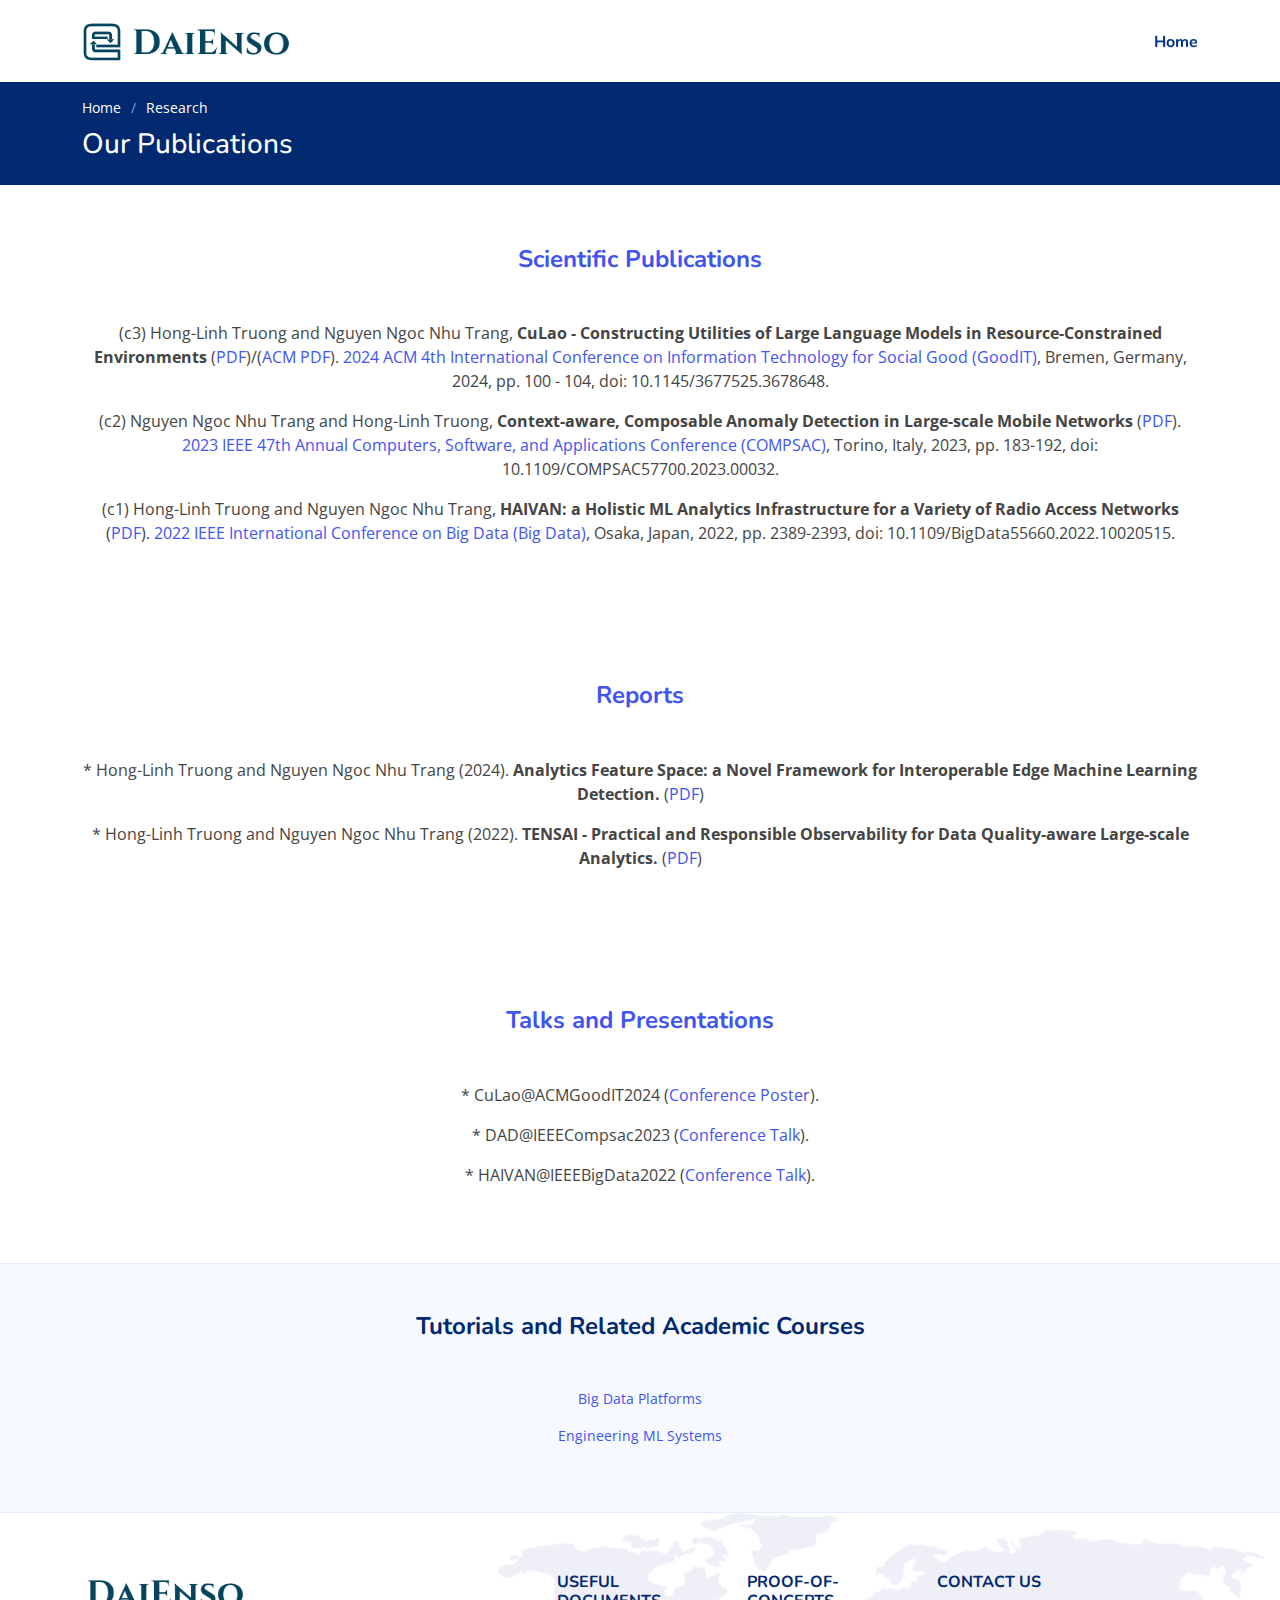
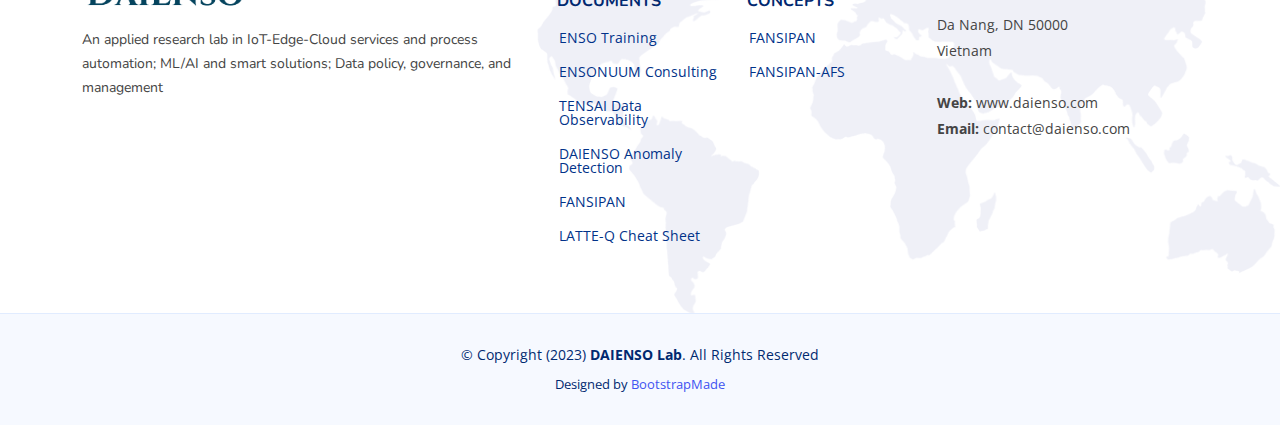
<file: research.html>
<!DOCTYPE html>
<html lang="en">

<head>
  <meta charset="utf-8">
  <meta content="width=device-width, initial-scale=1.0" name="viewport">

  <title>Publication - DAIENSO Lab</title>
  <meta content="" name="description">
  <meta content="" name="keywords">

  <!-- Favicons -->
  <link href="assets/img/favicon.png" rel="icon">
  <!-- link href="assets/img/apple-touch-icon.png" rel="apple-touch-icon"-->

  <!-- Google Fonts -->
  <link href="https://fonts.googleapis.com/css?family=Open+Sans:300,300i,400,400i,600,600i,700,700i|Nunito:300,300i,400,400i,600,600i,700,700i|Poppins:300,300i,400,400i,500,500i,600,600i,700,700i" rel="stylesheet">

  <!-- Vendor CSS Files -->
  <link href="assets/vendor/aos/aos.css" rel="stylesheet">
  <link href="assets/vendor/bootstrap/css/bootstrap.min.css" rel="stylesheet">
  <link href="assets/vendor/bootstrap-icons/bootstrap-icons.css" rel="stylesheet">
  <link href="assets/vendor/glightbox/css/glightbox.min.css" rel="stylesheet">
  <link href="assets/vendor/remixicon/remixicon.css" rel="stylesheet">
  <link href="assets/vendor/swiper/swiper-bundle.min.css" rel="stylesheet">

  <!-- Template Main CSS File -->
  <link href="assets/css/style.css" rel="stylesheet">

  <!-- =======================================================
  * Template Name: FlexStart
  * Updated: Sep 18 2023 with Bootstrap v5.3.2
  * Template URL: https://bootstrapmade.com/flexstart-bootstrap-startup-template/
  * Author: BootstrapMade.com
  * License: https://bootstrapmade.com/license/
  ======================================================== -->
</head>

<body>

  <!-- ======= Header ======= -->
  <header id="header" class="header fixed-top">
    <div class="container-fluid container-xl d-flex align-items-center justify-content-between">

      <a href="index.html" class="logo d-flex align-items-center">
        <img src="assets/img/logo1.png" alt="">
        <img src="assets/img/logo.png" alt="">
        
      </a>

      <nav id="navbar" class="navbar">
        <ul>
          <li><a class="nav-link scrollto " href="index.html">Home</a></li>
                    
        </ul>
        <i class="bi bi-list mobile-nav-toggle"></i>
      </nav><!-- .navbar -->

    </div>
  </header><!-- End Header -->

  <main id="main">

    <!-- ======= Breadcrumbs ======= -->
    <section class="breadcrumbs">
      <div class="container">

        <ol>
          <li><a href="index.html">Home</a></li>
          <li>Research</li>
        </ol>
        <h2>Our Publications</h2>

      </div>
    </section><!-- End Breadcrumbs -->

    <section class="inner-page">
      <div class="container">
        <header class="section-header">
          <h4><a href=""><b>Scientific Publications</b></a></h4>
        </header>
        <div class="row justify-content-center">
          <div class="col-lg-12 text-center">
            <p>
              (c3) Hong-Linh Truong and Nguyen Ngoc Nhu Trang, <b>CuLao - Constructing Utilities of Large Language Models in Resource-Constrained Environments</b> (<a href="https://acris.aalto.fi/ws/portalfiles/portal/147143279/Culao.pdf">PDF</a>)/(<a href="https://dl.acm.org/doi/10.1145/3677525.3678648">ACM PDF</a>). <a href="https://blogs.uni-bremen.de/goodit2024/">2024 ACM 4th International Conference on Information Technology for Social Good (GoodIT)</a>, Bremen, Germany, 2024, pp. 100 - 104, doi: 10.1145/3677525.3678648.
            </p>
            <p>
              (c2) Nguyen Ngoc Nhu Trang and Hong-Linh Truong, <b>Context-aware, Composable Anomaly Detection in Large-scale Mobile Networks</b> (<a href="https://acris.aalto.fi/ws/portalfiles/portal/108507769/main.pdf">PDF</a>). <a href="https://ieeecompsac.computer.org/2023/">2023 IEEE 47th Annual Computers, Software, and Applications Conference (COMPSAC)</a>, Torino, Italy, 2023, pp. 183-192, doi: 10.1109/COMPSAC57700.2023.00032.
            </p>
            <p>
              (c1) Hong-Linh Truong and Nguyen Ngoc Nhu Trang, <b>HAIVAN: a Holistic ML Analytics Infrastructure for a Variety of Radio Access Networks</b> (<a href="https://acris.aalto.fi/ws/portalfiles/portal/91823963/main.pdf">PDF</a>). <a href="https://bigdataieee.org/BigData2022/">2022 IEEE International Conference on Big Data (Big Data)</a>, Osaka, Japan, 2022, pp. 2389-2393, doi: 10.1109/BigData55660.2022.10020515.
            </p>
          </div>
        </div>
      </div>
    </section>

    <section class="inner-page">
      <div class="container">
        <header class="section-header">
          <h4><a href=""><b>Reports</b></a></h4>
        </header>
        <div class="row justify-content-center">
          <div class="col-lg-12 text-center">
            <p>
              * Hong-Linh Truong and Nguyen Ngoc Nhu Trang (2024). <b>Analytics Feature Space: a Novel Framework for Interoperable Edge Machine Learning Detection.</b> (<a href="https://acris.aalto.fi/ws/portalfiles/portal/146122542/afs.pdf">PDF</a>)
            </p>
            <p>
              * Hong-Linh Truong and Nguyen Ngoc Nhu Trang (2022). <b>TENSAI - Practical and Responsible Observability for Data Quality-aware Large-scale Analytics.</b> (<a href="https://acris.aalto.fi/ws/portalfiles/portal/113539512/main.pdf">PDF</a>)
            </p>
            
          </div>
        </div>
      </div>
    </section>

    <section class="inner-page">
      <div class="container">
        <header class="section-header">
          <h4><a href=""><b>Talks and Presentations</b></a></h4>
        </header>
        <div class="row justify-content-center">
          <div class="col-lg-12 text-center">
            <p>
              * CuLao@ACMGoodIT2024 (<a href="docs/slides/CuLao_poster-GoodIT-2024.pdf">Conference Poster</a>).
            </p>
            <p>
              * DAD@IEEECompsac2023 (<a href="docs/slides/dad-compsac-2023.pdf">Conference Talk</a>).
            </p>
            <p>
              * HAIVAN@IEEEBigData2022 (<a href="docs/slides/haivan-bigdata-2022.pdf">Conference Talk</a>).
            </p>
          </div>
        </div>
      </div>
    </section>

  </main><!-- End #main -->

  <!-- ======= Footer ======= -->
  <footer id="footer" class="footer">

    <div class="footer-newsletter">
      <div class="container">
        <div class="row justify-content-center">
          <div class="col-lg-12 text-center">
            <header class="section-header">
              <h4>Tutorials and Related Academic Courses</h4>
            </header>
            <p><a href="https://github.com/rdsea/bigdataplatforms">Big Data Platforms</a></p>
            <p><a href="https://github.com/rdsea/sys4bigml">Engineering ML Systems</a></p>
          </div>
          
        </div>
      </div>
    </div>

    <div class="footer-top">
      <div class="container">
        <div class="row gy-4">
          <div class="col-lg-5 col-md-12 footer-info">
            <a href="index.html" class="logo d-flex align-items-center">
              <img src="assets/img/logo.png" alt="">
              <!-- <span>Daienso</span> -->
            </a>
            <p>An applied research lab in IoT-Edge-Cloud services and process automation; ML/AI and smart solutions; Data policy, governance, and management</p>
          </div>

          <div class="col-lg-2 col-6 footer-links">
            <h4>Useful Documents</h4>
            <ul>
              <li><i class="bx bx-chevron-right"></i> <a href="docs/factsheet/ENSOtraining.png">ENSO Training</a></li>
              <li><i class="bx bx-chevron-right"></i> <a href="docs/factsheet/ENSONUUMconsulting.png">ENSONUUM Consulting</a></li>
              <li><i class="bx bx-chevron-right"></i> <a href="docs/factsheet/TENSAIDataobservability.png">TENSAI Data Observability</a></li>
              <li><i class="bx bx-chevron-right"></i> <a href="docs/factsheet/DAD.png">DAIENSO Anomaly Detection</a></li>
              <li><i class="bx bx-chevron-right"></i> <a href="docs/factsheet/Fansipan.png">FANSIPAN</a></li>
              <li><i class="bx bx-chevron-right"></i> <a href="docs/factsheet/LatteqCheatSheet.pdf">LATTE-Q Cheat Sheet</a></li>
            </ul>
          </div>

          <div class="col-lg-2 col-6 footer-links">
            <h4>Proof-Of-Concepts</h4>
            <ul>
              <li><i class="bx bx-chevron-right"></i> <a href="https://github.com/daienso/fansipanpub.git">FANSIPAN</a></li>
              <li><i class="bx bx-chevron-right"></i> <a href="https://github.com/daienso/fansipan-afs">FANSIPAN-AFS</a></li>
              <!-- li><i class="bx bx-chevron-right"></i> <a href="https://github.com/collms/culao">CuLao COLLMS</a></li -->
            </ul>
          </div>

          <div class="col-lg-3 col-md-12 footer-contact text-center text-md-start">
            <h4>Contact Us</h4>
            <p>
              Da Nang, DN 50000 <br>
              Vietnam <br><br>
              <strong>Web:</strong> www.daienso.com<br>
              <strong>Email:</strong> contact@daienso.com<br>
            </p>

          </div>

        </div>
      </div>
    </div>

    <div class="container">
      <div class="copyright">
        &copy; Copyright (2023) <strong><span>DAIENSO Lab</span></strong>. All Rights Reserved
      </div>
      <div class="credits">
        <!-- All the links in the footer should remain intact. -->
        <!-- You can delete the links only if you purchased the pro version. -->
        <!-- Licensing information: https://bootstrapmade.com/license/ -->
        <!-- Purchase the pro version with working PHP/AJAX contact form: https://bootstrapmade.com/flexstart-bootstrap-startup-template/ -->
        Designed by <a href="https://bootstrapmade.com/">BootstrapMade</a>
      </div>
    </div>
  </footer><!-- End Footer -->

  <a href="#" class="back-to-top d-flex align-items-center justify-content-center"><i class="bi bi-arrow-up-short"></i></a>

  <!-- Vendor JS Files -->
  <script src="assets/vendor/purecounter/purecounter_vanilla.js"></script>
  <script src="assets/vendor/aos/aos.js"></script>
  <script src="assets/vendor/bootstrap/js/bootstrap.bundle.min.js"></script>
  <script src="assets/vendor/glightbox/js/glightbox.min.js"></script>
  <script src="assets/vendor/isotope-layout/isotope.pkgd.min.js"></script>
  <script src="assets/vendor/swiper/swiper-bundle.min.js"></script>
  <script src="assets/vendor/php-email-form/validate.js"></script>

  <!-- Template Main JS File -->
  <script src="assets/js/main.js"></script>

</body>

</html>
</file>
<file: vendor/simple-line-icons/css/simple-line-icons.css>
@font-face {
  font-family: 'simple-line-icons';
  src: url('../fonts/Simple-Line-Icons.eot?v=2.4.0');
  src: url('../fonts/Simple-Line-Icons.eot?v=2.4.0#iefix') format('embedded-opentype'), url('../fonts/Simple-Line-Icons.woff2?v=2.4.0') format('woff2'), url('../fonts/Simple-Line-Icons.ttf?v=2.4.0') format('truetype'), url('../fonts/Simple-Line-Icons.woff?v=2.4.0') format('woff'), url('../fonts/Simple-Line-Icons.svg?v=2.4.0#simple-line-icons') format('svg');
  font-weight: normal;
  font-style: normal;
}
/*
 Use the following CSS code if you want to have a class per icon.
 Instead of a list of all class selectors, you can use the generic [class*="icon-"] selector, but it's slower:
*/
.icon-user,
.icon-people,
.icon-user-female,
.icon-user-follow,
.icon-user-following,
.icon-user-unfollow,
.icon-login,
.icon-logout,
.icon-emotsmile,
.icon-phone,
.icon-call-end,
.icon-call-in,
.icon-call-out,
.icon-map,
.icon-location-pin,
.icon-direction,
.icon-directions,
.icon-compass,
.icon-layers,
.icon-menu,
.icon-list,
.icon-options-vertical,
.icon-options,
.icon-arrow-down,
.icon-arrow-left,
.icon-arrow-right,
.icon-arrow-up,
.icon-arrow-up-circle,
.icon-arrow-left-circle,
.icon-arrow-right-circle,
.icon-arrow-down-circle,
.icon-check,
.icon-clock,
.icon-plus,
.icon-minus,
.icon-close,
.icon-event,
.icon-exclamation,
.icon-organization,
.icon-trophy,
.icon-screen-smartphone,
.icon-screen-desktop,
.icon-plane,
.icon-notebook,
.icon-mustache,
.icon-mouse,
.icon-magnet,
.icon-energy,
.icon-disc,
.icon-cursor,
.icon-cursor-move,
.icon-crop,
.icon-chemistry,
.icon-speedometer,
.icon-shield,
.icon-screen-tablet,
.icon-magic-wand,
.icon-hourglass,
.icon-graduation,
.icon-ghost,
.icon-game-controller,
.icon-fire,
.icon-eyeglass,
.icon-envelope-open,
.icon-envelope-letter,
.icon-bell,
.icon-badge,
.icon-anchor,
.icon-wallet,
.icon-vector,
.icon-speech,
.icon-puzzle,
.icon-printer,
.icon-present,
.icon-playlist,
.icon-pin,
.icon-picture,
.icon-handbag,
.icon-globe-alt,
.icon-globe,
.icon-folder-alt,
.icon-folder,
.icon-film,
.icon-feed,
.icon-drop,
.icon-drawer,
.icon-docs,
.icon-doc,
.icon-diamond,
.icon-cup,
.icon-calculator,
.icon-bubbles,
.icon-briefcase,
.icon-book-open,
.icon-basket-loaded,
.icon-basket,
.icon-bag,
.icon-action-undo,
.icon-action-redo,
.icon-wrench,
.icon-umbrella,
.icon-trash,
.icon-tag,
.icon-support,
.icon-frame,
.icon-size-fullscreen,
.icon-size-actual,
.icon-shuffle,
.icon-share-alt,
.icon-share,
.icon-rocket,
.icon-question,
.icon-pie-chart,
.icon-pencil,
.icon-note,
.icon-loop,
.icon-home,
.icon-grid,
.icon-graph,
.icon-microphone,
.icon-music-tone-alt,
.icon-music-tone,
.icon-earphones-alt,
.icon-earphones,
.icon-equalizer,
.icon-like,
.icon-dislike,
.icon-control-start,
.icon-control-rewind,
.icon-control-play,
.icon-control-pause,
.icon-control-forward,
.icon-control-end,
.icon-volume-1,
.icon-volume-2,
.icon-volume-off,
.icon-calendar,
.icon-bulb,
.icon-chart,
.icon-ban,
.icon-bubble,
.icon-camrecorder,
.icon-camera,
.icon-cloud-download,
.icon-cloud-upload,
.icon-envelope,
.icon-eye,
.icon-flag,
.icon-heart,
.icon-info,
.icon-key,
.icon-link,
.icon-lock,
.icon-lock-open,
.icon-magnifier,
.icon-magnifier-add,
.icon-magnifier-remove,
.icon-paper-clip,
.icon-paper-plane,
.icon-power,
.icon-refresh,
.icon-reload,
.icon-settings,
.icon-star,
.icon-symbol-female,
.icon-symbol-male,
.icon-target,
.icon-credit-card,
.icon-paypal,
.icon-social-tumblr,
.icon-social-twitter,
.icon-social-facebook,
.icon-social-instagram,
.icon-social-linkedin,
.icon-social-pinterest,
.icon-social-github,
.icon-social-google,
.icon-social-reddit,
.icon-social-skype,
.icon-social-dribbble,
.icon-social-behance,
.icon-social-foursqare,
.icon-social-soundcloud,
.icon-social-spotify,
.icon-social-stumbleupon,
.icon-social-youtube,
.icon-social-dropbox,
.icon-social-vkontakte,
.icon-social-steam {
  font-family: 'simple-line-icons';
  speak: none;
  font-style: normal;
  font-weight: normal;
  font-variant: normal;
  text-transform: none;
  line-height: 1;
  /* Better Font Rendering =========== */
  -webkit-font-smoothing: antialiased;
  -moz-osx-font-smoothing: grayscale;
}
.icon-user:before {
  content: "\e005";
}
.icon-people:before {
  content: "\e001";
}
.icon-user-female:before {
  content: "\e000";
}
.icon-user-follow:before {
  content: "\e002";
}
.icon-user-following:before {
  content: "\e003";
}
.icon-user-unfollow:before {
  content: "\e004";
}
.icon-login:before {
  content: "\e066";
}
.icon-logout:before {
  content: "\e065";
}
.icon-emotsmile:before {
  content: "\e021";
}
.icon-phone:before {
  content: "\e600";
}
.icon-call-end:before {
  content: "\e048";
}
.icon-call-in:before {
  content: "\e047";
}
.icon-call-out:before {
  content: "\e046";
}
.icon-map:before {
  content: "\e033";
}
.icon-location-pin:before {
  content: "\e096";
}
.icon-direction:before {
  content: "\e042";
}
.icon-directions:before {
  content: "\e041";
}
.icon-compass:before {
  content: "\e045";
}
.icon-layers:before {
  content: "\e034";
}
.icon-menu:before {
  content: "\e601";
}
.icon-list:before {
  content: "\e067";
}
.icon-options-vertical:before {
  content: "\e602";
}
.icon-options:before {
  content: "\e603";
}
.icon-arrow-down:before {
  content: "\e604";
}
.icon-arrow-left:before {
  content: "\e605";
}
.icon-arrow-right:before {
  content: "\e606";
}
.icon-arrow-up:before {
  content: "\e607";
}
.icon-arrow-up-circle:before {
  content: "\e078";
}
.icon-arrow-left-circle:before {
  content: "\e07a";
}
.icon-arrow-right-circle:before {
  content: "\e079";
}
.icon-arrow-down-circle:before {
  content: "\e07b";
}
.icon-check:before {
  content: "\e080";
}
.icon-clock:before {
  content: "\e081";
}
.icon-plus:before {
  content: "\e095";
}
.icon-minus:before {
  content: "\e615";
}
.icon-close:before {
  content: "\e082";
}
.icon-event:before {
  content: "\e619";
}
.icon-exclamation:before {
  content: "\e617";
}
.icon-organization:before {
  content: "\e616";
}
.icon-trophy:before {
  content: "\e006";
}
.icon-screen-smartphone:before {
  content: "\e010";
}
.icon-screen-desktop:before {
  content: "\e011";
}
.icon-plane:before {
  content: "\e012";
}
.icon-notebook:before {
  content: "\e013";
}
.icon-mustache:before {
  content: "\e014";
}
.icon-mouse:before {
  content: "\e015";
}
.icon-magnet:before {
  content: "\e016";
}
.icon-energy:before {
  content: "\e020";
}
.icon-disc:before {
  content: "\e022";
}
.icon-cursor:before {
  content: "\e06e";
}
.icon-cursor-move:before {
  content: "\e023";
}
.icon-crop:before {
  content: "\e024";
}
.icon-chemistry:before {
  content: "\e026";
}
.icon-speedometer:before {
  content: "\e007";
}
.icon-shield:before {
  content: "\e00e";
}
.icon-screen-tablet:before {
  content: "\e00f";
}
.icon-magic-wand:before {
  content: "\e017";
}
.icon-hourglass:before {
  content: "\e018";
}
.icon-graduation:before {
  content: "\e019";
}
.icon-ghost:before {
  content: "\e01a";
}
.icon-game-controller:before {
  content: "\e01b";
}
.icon-fire:before {
  content: "\e01c";
}
.icon-eyeglass:before {
  content: "\e01d";
}
.icon-envelope-open:before {
  content: "\e01e";
}
.icon-envelope-letter:before {
  content: "\e01f";
}
.icon-bell:before {
  content: "\e027";
}
.icon-badge:before {
  content: "\e028";
}
.icon-anchor:before {
  content: "\e029";
}
.icon-wallet:before {
  content: "\e02a";
}
.icon-vector:before {
  content: "\e02b";
}
.icon-speech:before {
  content: "\e02c";
}
.icon-puzzle:before {
  content: "\e02d";
}
.icon-printer:before {
  content: "\e02e";
}
.icon-present:before {
  content: "\e02f";
}
.icon-playlist:before {
  content: "\e030";
}
.icon-pin:before {
  content: "\e031";
}
.icon-picture:before {
  content: "\e032";
}
.icon-handbag:before {
  content: "\e035";
}
.icon-globe-alt:before {
  content: "\e036";
}
.icon-globe:before {
  content: "\e037";
}
.icon-folder-alt:before {
  content: "\e039";
}
.icon-folder:before {
  content: "\e089";
}
.icon-film:before {
  content: "\e03a";
}
.icon-feed:before {
  content: "\e03b";
}
.icon-drop:before {
  content: "\e03e";
}
.icon-drawer:before {
  content: "\e03f";
}
.icon-docs:before {
  content: "\e040";
}
.icon-doc:before {
  content: "\e085";
}
.icon-diamond:before {
  content: "\e043";
}
.icon-cup:before {
  content: "\e044";
}
.icon-calculator:before {
  content: "\e049";
}
.icon-bubbles:before {
  content: "\e04a";
}
.icon-briefcase:before {
  content: "\e04b";
}
.icon-book-open:before {
  content: "\e04c";
}
.icon-basket-loaded:before {
  content: "\e04d";
}
.icon-basket:before {
  content: "\e04e";
}
.icon-bag:before {
  content: "\e04f";
}
.icon-action-undo:before {
  content: "\e050";
}
.icon-action-redo:before {
  content: "\e051";
}
.icon-wrench:before {
  content: "\e052";
}
.icon-umbrella:before {
  content: "\e053";
}
.icon-trash:before {
  content: "\e054";
}
.icon-tag:before {
  content: "\e055";
}
.icon-support:before {
  content: "\e056";
}
.icon-frame:before {
  content: "\e038";
}
.icon-size-fullscreen:before {
  content: "\e057";
}
.icon-size-actual:before {
  content: "\e058";
}
.icon-shuffle:before {
  content: "\e059";
}
.icon-share-alt:before {
  content: "\e05a";
}
.icon-share:before {
  content: "\e05b";
}
.icon-rocket:before {
  content: "\e05c";
}
.icon-question:before {
  content: "\e05d";
}
.icon-pie-chart:before {
  content: "\e05e";
}
.icon-pencil:before {
  content: "\e05f";
}
.icon-note:before {
  content: "\e060";
}
.icon-loop:before {
  content: "\e064";
}
.icon-home:before {
  content: "\e069";
}
.icon-grid:before {
  content: "\e06a";
}
.icon-graph:before {
  content: "\e06b";
}
.icon-microphone:before {
  content: "\e063";
}
.icon-music-tone-alt:before {
  content: "\e061";
}
.icon-music-tone:before {
  content: "\e062";
}
.icon-earphones-alt:before {
  content: "\e03c";
}
.icon-earphones:before {
  content: "\e03d";
}
.icon-equalizer:before {
  content: "\e06c";
}
.icon-like:before {
  content: "\e068";
}
.icon-dislike:before {
  content: "\e06d";
}
.icon-control-start:before {
  content: "\e06f";
}
.icon-control-rewind:before {
  content: "\e070";
}
.icon-control-play:before {
  content: "\e071";
}
.icon-control-pause:before {
  content: "\e072";
}
.icon-control-forward:before {
  content: "\e073";
}
.icon-control-end:before {
  content: "\e074";
}
.icon-volume-1:before {
  content: "\e09f";
}
.icon-volume-2:before {
  content: "\e0a0";
}
.icon-volume-off:before {
  content: "\e0a1";
}
.icon-calendar:before {
  content: "\e075";
}
.icon-bulb:before {
  content: "\e076";
}
.icon-chart:before {
  content: "\e077";
}
.icon-ban:before {
  content: "\e07c";
}
.icon-bubble:before {
  content: "\e07d";
}
.icon-camrecorder:before {
  content: "\e07e";
}
.icon-camera:before {
  content: "\e07f";
}
.icon-cloud-download:before {
  content: "\e083";
}
.icon-cloud-upload:before {
  content: "\e084";
}
.icon-envelope:before {
  content: "\e086";
}
.icon-eye:before {
  content: "\e087";
}
.icon-flag:before {
  content: "\e088";
}
.icon-heart:before {
  content: "\e08a";
}
.icon-info:before {
  content: "\e08b";
}
.icon-key:before {
  content: "\e08c";
}
.icon-link:before {
  content: "\e08d";
}
.icon-lock:before {
  content: "\e08e";
}
.icon-lock-open:before {
  content: "\e08f";
}
.icon-magnifier:before {
  content: "\e090";
}
.icon-magnifier-add:before {
  content: "\e091";
}
.icon-magnifier-remove:before {
  content: "\e092";
}
.icon-paper-clip:before {
  content: "\e093";
}
.icon-paper-plane:before {
  content: "\e094";
}
.icon-power:before {
  content: "\e097";
}
.icon-refresh:before {
  content: "\e098";
}
.icon-reload:before {
  content: "\e099";
}
.icon-settings:before {
  content: "\e09a";
}
.icon-star:before {
  content: "\e09b";
}
.icon-symbol-female:before {
  content: "\e09c";
}
.icon-symbol-male:before {
  content: "\e09d";
}
.icon-target:before {
  content: "\e09e";
}
.icon-credit-card:before {
  content: "\e025";
}
.icon-paypal:before {
  content: "\e608";
}
.icon-social-tumblr:before {
  content: "\e00a";
}
.icon-social-twitter:before {
  content: "\e009";
}
.icon-social-facebook:before {
  content: "\e00b";
}
.icon-social-instagram:before {
  content: "\e609";
}
.icon-social-linkedin:before {
  content: "\e60a";
}
.icon-social-pinterest:before {
  content: "\e60b";
}
.icon-social-github:before {
  content: "\e60c";
}
.icon-social-google:before {
  content: "\e60d";
}
.icon-social-reddit:before {
  content: "\e60e";
}
.icon-social-skype:before {
  content: "\e60f";
}
.icon-social-dribbble:before {
  content: "\e00d";
}
.icon-social-behance:before {
  content: "\e610";
}
.icon-social-foursqare:before {
  content: "\e611";
}
.icon-social-soundcloud:before {
  content: "\e612";
}
.icon-social-spotify:before {
  content: "\e613";
}
.icon-social-stumbleupon:before {
  content: "\e614";
}
.icon-social-youtube:before {
  content: "\e008";
}
.icon-social-dropbox:before {
  content: "\e00c";
}
.icon-social-vkontakte:before {
  content: "\e618";
}
.icon-social-steam:before {
  content: "\e620";
}
</file>
<file: css/landing-page.min.css>
/*!
 * Start Bootstrap - Landing Page v5.0.1 (https://startbootstrap.com/template-overviews/landing-page)
 * Copyright 2013-2019 Start Bootstrap
 * Licensed under MIT (https://github.com/BlackrockDigital/startbootstrap-landing-page/blob/master/LICENSE)
 */body{font-family:Lato,'Helvetica Neue',Helvetica,Arial,sans-serif}h1,h2,h3,h4,h5,h6{font-family:Lato,'Helvetica Neue',Helvetica,Arial,sans-serif;font-weight:700}header.masthead{position:relative;background-color:#343a40;background:url(../img/bg-masthead.jpg) no-repeat center center;background-size:cover;padding-top:8rem;padding-bottom:8rem}header.masthead .overlay{position:absolute;background-color:#212529;height:100%;width:100%;top:0;left:0;opacity:.3}header.masthead h1{font-size:2rem}@media (min-width:768px){header.masthead{padding-top:12rem;padding-bottom:12rem}header.masthead h1{font-size:3rem}}.showcase .showcase-text{padding:3rem}.showcase .showcase-img{min-height:30rem;background-size:cover}@media (min-width:768px){.showcase .showcase-text{padding:7rem}}.features-icons{padding-top:7rem;padding-bottom:7rem}.features-icons .features-icons-item{max-width:20rem}.features-icons .features-icons-item .features-icons-icon{height:7rem}.features-icons .features-icons-item .features-icons-icon i{font-size:4.5rem}.features-icons .features-icons-item:hover .features-icons-icon i{font-size:5rem}.testimonials{padding-top:7rem;padding-bottom:7rem}.testimonials .testimonial-item{max-width:18rem}.testimonials .testimonial-item img{max-width:12rem;-webkit-box-shadow:0 5px 5px 0 #adb5bd;box-shadow:0 5px 5px 0 #adb5bd}.call-to-action{position:relative;background-color:#343a40;background:url(../img/bg-masthead.jpg) no-repeat center center;background-size:cover;padding-top:7rem;padding-bottom:7rem}.call-to-action .overlay{position:absolute;background-color:#212529;height:100%;width:100%;top:0;left:0;opacity:.3}footer.footer{padding-top:4rem;padding-bottom:4rem}
</file>
<file: assets/css/style.css>
/**
* Template Name: FlexStart
* Updated: Sep 18 2023 with Bootstrap v5.3.2
* Template URL: https://bootstrapmade.com/flexstart-bootstrap-startup-template/
* Author: BootstrapMade.com
* License: https://bootstrapmade.com/license/
*/

/*--------------------------------------------------------------
# General
--------------------------------------------------------------*/
:root {
  scroll-behavior: smooth;
}

body {
  font-family: "Open Sans", sans-serif;
  color: #444444;
}

a {
  color: #4154f1;
  text-decoration: none;
}

a:hover {
  color: #717ff5;
  text-decoration: none;
}

h1,
h2,
h3,
h4,
h5,
h6 {
  font-family: "Nunito", sans-serif;
}

/*--------------------------------------------------------------
# Sections
--------------------------------------------------------------*/
section {
  padding: 60px 0;
  overflow: hidden;
}

.section-header {
  text-align: center;
  padding-bottom: 40px;
}

.section-header h2 {
  font-size: 13px;
  letter-spacing: 1px;
  font-weight: 700;
  margin: 0;
  color: #4154f1;
  text-transform: uppercase;
}

.section-header p {
  margin: 10px 0 0 0;
  padding: 0;
  font-size: 38px;
  line-height: 42px;
  font-weight: 700;
  color: #012970;
}

@media (max-width: 768px) {
  .section-header p {
    font-size: 28px;
    line-height: 32px;
  }
}

/*--------------------------------------------------------------
# Breadcrumbs
--------------------------------------------------------------*/
.breadcrumbs {
  padding: 15px 0;
  background: #012970;
  min-height: 40px;
  margin-top: 82px;
  color: #fff;
}

@media (max-width: 992px) {
  .breadcrumbs {
    margin-top: 57px;
  }
}

.breadcrumbs h2 {
  font-size: 28px;
  font-weight: 500;
}

.breadcrumbs ol {
  display: flex;
  flex-wrap: wrap;
  list-style: none;
  padding: 0 0 10px 0;
  margin: 0;
  font-size: 14px;
}

.breadcrumbs ol a {
  color: #fff;
  transition: 0.3s;
}

.breadcrumbs ol a:hover {
  text-decoration: underline;
}

.breadcrumbs ol li+li {
  padding-left: 10px;
}

.breadcrumbs ol li+li::before {
  display: inline-block;
  padding-right: 10px;
  color: #8894f6;
  content: "/";
}

/*--------------------------------------------------------------
# Back to top button
--------------------------------------------------------------*/
.back-to-top {
  position: fixed;
  visibility: hidden;
  opacity: 0;
  right: 15px;
  bottom: 15px;
  z-index: 99999;
  background: #4154f1;
  width: 40px;
  height: 40px;
  border-radius: 4px;
  transition: all 0.4s;
}

.back-to-top i {
  font-size: 24px;
  color: #fff;
  line-height: 0;
}

.back-to-top:hover {
  background: #6776f4;
  color: #fff;
}

.back-to-top.active {
  visibility: visible;
  opacity: 1;
}

/*--------------------------------------------------------------
# Disable aos animation delay on mobile devices
--------------------------------------------------------------*/
@media screen and (max-width: 768px) {
  [data-aos-delay] {
    transition-delay: 0 !important;
  }
}

/*--------------------------------------------------------------
# Header
--------------------------------------------------------------*/
.header {
  transition: all 0.5s;
  z-index: 997;
  padding: 20px 0;
}

.header.header-scrolled {
  background: #fff;
  padding: 15px 0;
  box-shadow: 0px 2px 20px rgba(1, 41, 112, 0.1);
}

.header .logo {
  line-height: 0;
}

.header .logo img {
  max-height: 40px;
  margin-right: 6px;
}

.header .logo span {
  font-size: 30px;
  font-weight: 700;
  letter-spacing: 1px;
  color: #012970;
  font-family: "Nunito", sans-serif;
  margin-top: 3px;
}

/*--------------------------------------------------------------
# Navigation Menu
--------------------------------------------------------------*/
/**
* Desktop Navigation 
*/
.navbar {
  padding: 0;
}

.navbar ul {
  margin: 0;
  padding: 0;
  display: flex;
  list-style: none;
  align-items: center;
}

.navbar li {
  position: relative;
}

.navbar a,
.navbar a:focus {
  display: flex;
  align-items: center;
  justify-content: space-between;
  padding: 10px 0 10px 30px;
  font-family: "Nunito", sans-serif;
  font-size: 16px;
  font-weight: 700;
  color: #013289;
  white-space: nowrap;
  transition: 0.3s;
}

.navbar a i,
.navbar a:focus i {
  font-size: 12px;
  line-height: 0;
  margin-left: 5px;
}

.navbar a:hover,
.navbar .active,
.navbar .active:focus,
.navbar li:hover>a {
  color: #4154f1;
}

.navbar .getstarted,
.navbar .getstarted:focus {
  background: #4154f1;
  padding: 8px 20px;
  margin-left: 30px;
  border-radius: 4px;
  color: #fff;
}

.navbar .getstarted:hover,
.navbar .getstarted:focus:hover {
  color: #fff;
  background: #5969f3;
}

.navbar .dropdown ul {
  display: block;
  position: absolute;
  left: 14px;
  top: calc(100% + 30px);
  margin: 0;
  padding: 10px 0;
  z-index: 99;
  opacity: 0;
  visibility: hidden;
  background: #fff;
  box-shadow: 0px 0px 30px rgba(127, 137, 161, 0.25);
  transition: 0.3s;
  border-radius: 4px;
}

.navbar .dropdown ul li {
  min-width: 200px;
}

.navbar .dropdown ul a {
  padding: 10px 20px;
  font-size: 15px;
  text-transform: none;
  font-weight: 600;
}

.navbar .dropdown ul a i {
  font-size: 12px;
}

.navbar .dropdown ul a:hover,
.navbar .dropdown ul .active:hover,
.navbar .dropdown ul li:hover>a {
  color: #4154f1;
}

.navbar .dropdown:hover>ul {
  opacity: 1;
  top: 100%;
  visibility: visible;
}

.navbar .megamenu {
  position: static;
}

.navbar .megamenu ul {
  margin-top: 5px;
  right: 0;
  padding: 10px;
  display: flex;
}

.navbar .megamenu ul li {
  flex: 1;
}

.navbar .megamenu ul li a,
.navbar .megamenu ul li:hover>a {
  color: #013289;
}

.navbar .megamenu ul li a:hover,
.navbar .megamenu ul li .active,
.navbar .megamenu ul li .active:hover {
  color: #4154f1;
}

.navbar .dropdown .dropdown ul {
  top: 0;
  left: calc(100% - 30px);
  visibility: hidden;
}

.navbar .dropdown .dropdown:hover>ul {
  opacity: 1;
  top: 0;
  left: 100%;
  visibility: visible;
}

@media (max-width: 1366px) {
  .navbar .dropdown .dropdown ul {
    left: -90%;
  }

  .navbar .dropdown .dropdown:hover>ul {
    left: -100%;
  }
}

/**
* Mobile Navigation 
*/
.mobile-nav-toggle {
  color: #012970;
  font-size: 28px;
  cursor: pointer;
  display: none;
  line-height: 0;
  transition: 0.5s;
}

.mobile-nav-toggle.bi-x {
  color: #fff;
}

@media (max-width: 1200px) {
  .mobile-nav-toggle {
    display: block;
  }

  .navbar ul {
    display: none;
  }
}

.navbar-mobile {
  position: fixed;
  overflow: hidden;
  top: 0;
  right: 0;
  left: 0;
  bottom: 0;
  background: rgba(1, 22, 61, 0.9);
  transition: 0.3s;
}

.navbar-mobile .mobile-nav-toggle {
  position: absolute;
  top: 15px;
  right: 15px;
}

.navbar-mobile ul {
  display: block;
  position: absolute;
  top: 55px;
  right: 15px;
  bottom: 15px;
  left: 15px;
  padding: 10px 0;
  border-radius: 10px;
  background-color: #fff;
  overflow-y: auto;
  transition: 0.3s;
}

.navbar-mobile a,
.navbar-mobile a:focus {
  padding: 10px 20px;
  font-size: 15px;
  color: #012970;
}

.navbar-mobile a:hover,
.navbar-mobile .active,
.navbar-mobile li:hover>a {
  color: #4154f1;
}

.navbar-mobile .getstarted,
.navbar-mobile .getstarted:focus {
  margin: 15px;
}

.navbar-mobile .dropdown ul {
  position: static;
  display: none;
  margin: 10px 20px;
  padding: 10px 0;
  z-index: 99;
  opacity: 1;
  visibility: visible;
  background: #fff;
  box-shadow: 0px 0px 30px rgba(127, 137, 161, 0.25);
}

.navbar-mobile .dropdown ul li {
  min-width: 200px;
}

.navbar-mobile .dropdown ul a {
  padding: 10px 20px;
}

.navbar-mobile .dropdown ul a i {
  font-size: 12px;
}

.navbar-mobile .dropdown ul a:hover,
.navbar-mobile .dropdown ul .active:hover,
.navbar-mobile .dropdown ul li:hover>a {
  color: #4154f1;
}

.navbar-mobile .dropdown>.dropdown-active {
  display: block;
}

/*--------------------------------------------------------------
# Hero Section
--------------------------------------------------------------*/
.hero {
  width: 100%;
  height: 100vh;
  background: url(../img/hero-bg.png) top center no-repeat;
  background-size: cover;
}

.hero h1 {
  margin: 0;
  font-size: 48px;
  font-weight: 700;
  color: #012970;
}

.hero h2 {
  color: #444444;
  margin: 15px 0 0 0;
  font-size: 26px;
}

.hero .btn-get-started {
  margin-top: 30px;
  line-height: 0;
  padding: 15px 40px;
  border-radius: 4px;
  transition: 0.5s;
  color: #fff;
  background: #4154f1;
  box-shadow: 0px 5px 30px rgba(65, 84, 241, 0.4);
}

.hero .btn-get-started span {
  font-family: "Nunito", sans-serif;
  font-weight: 600;
  font-size: 16px;
  letter-spacing: 1px;
}

.hero .btn-get-started i {
  margin-left: 5px;
  font-size: 18px;
  transition: 0.3s;
}

.hero .btn-get-started:hover i {
  transform: translateX(5px);
}

.hero .hero-img {
  text-align: right;
}

@media (min-width: 1024px) {
  .hero {
    background-attachment: fixed;
  }
}

@media (max-width: 991px) {
  .hero {
    height: auto;
    padding: 120px 0 60px 0;
  }

  .hero .hero-img {
    text-align: center;
    margin-top: 80px;
  }

  .hero .hero-img img {
    width: 80%;
  }
}

@media (max-width: 768px) {
  .hero {
    text-align: center;
  }

  .hero h1 {
    font-size: 32px;
  }

  .hero h2 {
    font-size: 24px;
  }

  .hero .hero-img img {
    width: 100%;
  }
}

/*--------------------------------------------------------------
# Index Page
--------------------------------------------------------------*/
/*--------------------------------------------------------------
# About
--------------------------------------------------------------*/
.about .content {
  background-color: #f6f9ff;
  padding: 40px;
}

.about h3 {
  font-size: 14px;
  font-weight: 700;
  color: #4154f1;
  text-transform: uppercase;
}

.about h2 {
  font-size: 24px;
  font-weight: 700;
  color: #012970;
}

.about p {
  margin: 15px 0 30px 0;
  line-height: 24px;
}

.about .btn-read-more {
  line-height: 0;
  padding: 15px 40px;
  border-radius: 4px;
  transition: 0.5s;
  color: #fff;
  background: #4154f1;
  box-shadow: 0px 5px 25px rgba(65, 84, 241, 0.3);
}

.about .btn-read-more span {
  font-family: "Nunito", sans-serif;
  font-weight: 600;
  font-size: 16px;
  letter-spacing: 1px;
}

.about .btn-read-more i {
  margin-left: 5px;
  font-size: 18px;
  transition: 0.3s;
}

.about .btn-read-more:hover i {
  transform: translateX(5px);
}

/*--------------------------------------------------------------
# Values
--------------------------------------------------------------*/
.values .box {
  padding: 30px;
  box-shadow: 0px 0 5px rgba(1, 41, 112, 0.08);
  text-align: center;
  transition: 0.3s;
  height: 100%;
}

.values .box img {
  padding: 30px 50px;
  transition: 0.5s;
  transform: scale(1.1);
}

.values .box h3 {
  font-size: 24px;
  color: #012970;
  font-weight: 700;
  margin-bottom: 18px;
}

.values .box:hover {
  box-shadow: 0px 0 30px rgba(1, 41, 112, 0.08);
}

.values .box:hover img {
  transform: scale(1);
}

/*--------------------------------------------------------------
# Counts
--------------------------------------------------------------*/
.counts {
  padding: 70px 0 60px;
}

.counts .count-box {
  display: flex;
  align-items: center;
  padding: 30px;
  width: 100%;
  background: #fff;
  box-shadow: 0px 0 30px rgba(1, 41, 112, 0.08);
}

.counts .count-box i {
  font-size: 42px;
  line-height: 0;
  margin-right: 20px;
  color: #4154f1;
}

.counts .count-box span {
  font-size: 36px;
  display: block;
  font-weight: 600;
  color: #0b198f;
}

.counts .count-box p {
  padding: 0;
  margin: 0;
  font-family: "Nunito", sans-serif;
  font-size: 14px;
}

/*--------------------------------------------------------------
# Features
--------------------------------------------------------------*/
.features .feature-box {
  padding: 24px 20px;
  box-shadow: 0px 0 30px rgba(1, 41, 112, 0.08);
  transition: 0.3s;
  height: 100%;
}

.features .feature-box h3 {
  font-size: 18px;
  color: #012970;
  font-weight: 700;
  margin: 0;
}

.features .feature-box i {
  line-height: 0;
  background: #ecf3ff;
  padding: 4px;
  margin-right: 10px;
  font-size: 24px;
  border-radius: 3px;
  transition: 0.3s;
}

.features .feature-box:hover i {
  background: #4154f1;
  color: #fff;
}

.features .feture-tabs {
  margin-top: 120px;
}

.features .feture-tabs h3 {
  color: #012970;
  font-weight: 700;
  font-size: 32px;
  margin-bottom: 10px;
}

@media (max-width: 768px) {
  .features .feture-tabs h3 {
    font-size: 28px;
  }
}

.features .feture-tabs .nav-pills {
  border-bottom: 1px solid #eee;
}

.features .feture-tabs .nav-link {
  background: none;
  text-transform: uppercase;
  font-size: 15px;
  font-weight: 600;
  color: #012970;
  padding: 12px 0;
  margin-right: 25px;
  margin-bottom: -2px;
  border-radius: 0;
}

.features .feture-tabs .nav-link.active {
  color: #4154f1;
  border-bottom: 3px solid #4154f1;
}

.features .feture-tabs .tab-content h4 {
  font-size: 18px;
  margin: 0;
  font-weight: 700;
  color: #012970;
}

.features .feture-tabs .tab-content i {
  font-size: 24px;
  line-height: 0;
  margin-right: 8px;
  color: #4154f1;
}

.features .feature-icons {
  margin-top: 120px;
}

.features .feature-icons h3 {
  color: #012970;
  font-weight: 700;
  font-size: 32px;
  margin-bottom: 20px;
  text-align: center;
}

@media (max-width: 768px) {
  .features .feature-icons h3 {
    font-size: 28px;
  }
}

.features .feature-icons .content .icon-box {
  display: flex;
}

.features .feature-icons .content .icon-box h4 {
  font-size: 20px;
  font-weight: 700;
  margin: 0 0 10px 0;
  color: #012970;
}

.features .feature-icons .content .icon-box i {
  font-size: 44px;
  line-height: 44px;
  color: #0245bc;
  margin-right: 15px;
}

.features .feature-icons .content .icon-box p {
  font-size: 15px;
  color: #848484;
}

/*--------------------------------------------------------------
# Services
--------------------------------------------------------------*/
.services .service-box {
  box-shadow: 0px 0 30px rgba(1, 41, 112, 0.08);
  height: 100%;
  padding: 60px 30px;
  text-align: center;
  transition: 0.3s;
  border-radius: 5px;
}

.services .service-box .icon {
  font-size: 36px;
  padding: 40px 20px;
  border-radius: 4px;
  position: relative;
  margin-bottom: 25px;
  display: inline-block;
  line-height: 0;
  transition: 0.3s;
}

.services .service-box h3 {
  color: #444444;
  font-weight: 700;
}

.services .service-box .read-more {
  display: inline-flex;
  align-items: center;
  justify-content: center;
  font-weight: 600;
  font-size: 16px;
  padding: 8px 20px;
}

.services .service-box .read-more i {
  line-height: 0;
  margin-left: 5px;
  font-size: 18px;
}

.services .service-box.blue {
  border-bottom: 3px solid #2db6fa;
}

.services .service-box.blue .icon {
  color: #2db6fa;
  background: #dbf3fe;
}

.services .service-box.blue .read-more {
  color: #2db6fa;
}

.services .service-box.blue:hover {
  background: #2db6fa;
}

.services .service-box.orange {
  border-bottom: 3px solid #f68c09;
}

.services .service-box.orange .icon {
  color: #f68c09;
  background: #fde3c4;
}

.services .service-box.orange .read-more {
  color: #f68c09;
}

.services .service-box.orange:hover {
  background: #f68c09;
}

.services .service-box.green {
  border-bottom: 3px solid #08da4e;
}

.services .service-box.green .icon {
  color: #08da4e;
  background: #cffddf;
}

.services .service-box.green .read-more {
  color: #08da4e;
}

.services .service-box.green:hover {
  background: #08da4e;
}

.services .service-box.red {
  border-bottom: 3px solid #e9222c;
}

.services .service-box.red .icon {
  color: #e9222c;
  background: #fef7f8;
}

.services .service-box.red .read-more {
  color: #e9222c;
}

.services .service-box.red:hover {
  background: #e9222c;
}

.services .service-box.purple {
  border-bottom: 3px solid #b50edf;
}

.services .service-box.purple .icon {
  color: #b50edf;
  background: #f8e4fd;
}

.services .service-box.purple .read-more {
  color: #b50edf;
}

.services .service-box.purple:hover {
  background: #b50edf;
}

.services .service-box.pink {
  border-bottom: 3px solid #f51f9c;
}

.services .service-box.pink .icon {
  color: #f51f9c;
  background: #feecf7;
}

.services .service-box.pink .read-more {
  color: #f51f9c;
}

.services .service-box.pink:hover {
  background: #f51f9c;
}

.services .service-box:hover h3,
.services .service-box:hover p,
.services .service-box:hover .read-more {
  color: #fff;
}

.services .service-box:hover .icon {
  background: #fff;
}

/*--------------------------------------------------------------
# Pricing
--------------------------------------------------------------*/
.pricing .box {
  padding: 40px 20px;
  background: #fff;
  text-align: center;
  box-shadow: 0px 0 30px rgba(1, 41, 112, 0.08);
  border-radius: 4px;
  position: relative;
  overflow: hidden;
  transition: 0.3s;
}

.pricing .box:hover {
  transform: scale(1.1);
  box-shadow: 0px 0 30px rgba(1, 41, 112, 0.1);
}

.pricing h3 {
  font-weight: 700;
  font-size: 18px;
  margin-bottom: 15px;
}

.pricing .price {
  font-size: 36px;
  color: #444444;
  font-weight: 600;
  font-family: "Poppins", sans-serif;
}

.pricing .price sup {
  font-size: 20px;
  top: -15px;
  left: -3px;
}

.pricing .price span {
  color: #bababa;
  font-size: 16px;
  font-weight: 300;
}

.pricing img {
  padding: 30px 40px;
}

.pricing ul {
  padding: 0;
  list-style: none;
  color: #444444;
  text-align: center;
  line-height: 26px;
  font-size: 16px;
  margin-bottom: 25px;
}

.pricing ul li {
  padding-bottom: 10px;
}

.pricing ul .na {
  color: #ccc;
  text-decoration: line-through;
}

.pricing .btn-buy {
  display: inline-block;
  padding: 8px 40px 10px 40px;
  border-radius: 50px;
  color: #4154f1;
  transition: none;
  font-size: 16px;
  font-weight: 400;
  font-family: "Nunito", sans-serif;
  font-weight: 600;
  transition: 0.3s;
  border: 1px solid #4154f1;
}

.pricing .btn-buy:hover {
  background: #4154f1;
  color: #fff;
}

.pricing .featured {
  width: 200px;
  position: absolute;
  top: 18px;
  right: -68px;
  transform: rotate(45deg);
  z-index: 1;
  font-size: 14px;
  padding: 1px 0 3px 0;
  background: #4154f1;
  color: #fff;
}

/*--------------------------------------------------------------
# F.A.Q
--------------------------------------------------------------*/
.faq .accordion-collapse {
  border: 0;
}

.faq .accordion-button {
  padding: 15px 15px 20px 0;
  font-weight: 600;
  border: 0;
  font-size: 18px;
  color: #444444;
  text-align: left;
}

.faq .accordion-button:focus {
  box-shadow: none;
}

.faq .accordion-button:not(.collapsed) {
  background: none;
  color: #4154f1;
  border-bottom: 0;
}

.faq .accordion-body {
  padding: 0 0 25px 0;
  border: 0;
}

/*--------------------------------------------------------------
# Portfolio
--------------------------------------------------------------*/
.portfolio #portfolio-flters {
  padding: 0;
  margin: 0 auto 25px auto;
  list-style: none;
  text-align: center;
  background: white;
  border-radius: 50px;
  padding: 2px 15px;
}

.portfolio #portfolio-flters li {
  cursor: pointer;
  display: inline-block;
  padding: 8px 20px 10px 20px;
  font-size: 15px;
  font-weight: 600;
  line-height: 1;
  color: #444444;
  margin: 0 4px 8px 4px;
  transition: 0.3s;
  border-radius: 50px;
  border: 1px solid #fff;
}

.portfolio #portfolio-flters li:hover,
.portfolio #portfolio-flters li.filter-active {
  color: #4154f1;
  border-color: #4154f1;
}

.portfolio #portfolio-flters li:last-child {
  margin-right: 0;
}

.portfolio .portfolio-wrap {
  transition: 0.3s;
  position: relative;
  overflow: hidden;
  z-index: 1;
  background: rgba(255, 255, 255, 0.75);
}

.portfolio .portfolio-wrap::before {
  content: "";
  background: rgba(255, 255, 255, 0.75);
  position: absolute;
  left: 30px;
  right: 30px;
  top: 30px;
  bottom: 30px;
  transition: all ease-in-out 0.3s;
  z-index: 2;
  opacity: 0;
}

.portfolio .portfolio-wrap img {
  transition: 1s;
}

.portfolio .portfolio-wrap .portfolio-info {
  opacity: 0;
  position: absolute;
  top: 0;
  left: 0;
  right: 0;
  bottom: 0;
  text-align: center;
  z-index: 3;
  transition: all ease-in-out 0.3s;
  display: flex;
  flex-direction: column;
  justify-content: center;
  align-items: center;
}

.portfolio .portfolio-wrap .portfolio-info::before {
  display: block;
  content: "";
  width: 48px;
  height: 48px;
  position: absolute;
  top: 35px;
  left: 35px;
  border-top: 3px solid rgba(1, 41, 112, 0.2);
  border-left: 3px solid rgba(1, 41, 112, 0.2);
  transition: all 0.5s ease 0s;
  z-index: 9994;
}

.portfolio .portfolio-wrap .portfolio-info::after {
  display: block;
  content: "";
  width: 48px;
  height: 48px;
  position: absolute;
  bottom: 35px;
  right: 35px;
  border-bottom: 3px solid rgba(1, 41, 112, 0.2);
  border-right: 3px solid rgba(1, 41, 112, 0.2);
  transition: all 0.5s ease 0s;
  z-index: 9994;
}

.portfolio .portfolio-wrap .portfolio-info h4 {
  font-size: 20px;
  color: #012970;
  font-weight: 700;
}

.portfolio .portfolio-wrap .portfolio-info p {
  color: #012970;
  font-weight: 600;
  font-size: 14px;
  text-transform: uppercase;
  padding: 0;
  margin: 0;
}

.portfolio .portfolio-wrap .portfolio-links {
  text-align: center;
  z-index: 4;
}

.portfolio .portfolio-wrap .portfolio-links a {
  color: #fff;
  background: #4154f1;
  margin: 10px 2px;
  width: 36px;
  height: 36px;
  display: inline-flex;
  align-items: center;
  justify-content: center;
  border-radius: 50%;
  transition: 0.3s;
}

.portfolio .portfolio-wrap .portfolio-links a i {
  font-size: 24px;
  line-height: 0;
}

.portfolio .portfolio-wrap .portfolio-links a:hover {
  background: #5969f3;
}

.portfolio .portfolio-wrap:hover img {
  transform: scale(1.1);
}

.portfolio .portfolio-wrap:hover::before {
  top: 0;
  left: 0;
  right: 0;
  bottom: 0;
  opacity: 1;
}

.portfolio .portfolio-wrap:hover .portfolio-info {
  opacity: 1;
}

.portfolio .portfolio-wrap:hover .portfolio-info::before {
  top: 15px;
  left: 15px;
}

.portfolio .portfolio-wrap:hover .portfolio-info::after {
  bottom: 15px;
  right: 15px;
}

/*--------------------------------------------------------------
# Portfolio Details
--------------------------------------------------------------*/
.portfolio-details {
  padding-top: 40px;
}

.portfolio-details .portfolio-details-slider img {
  width: 100%;
}

.portfolio-details .portfolio-details-slider .swiper-pagination {
  margin-top: 20px;
  position: relative;
}

.portfolio-details .portfolio-details-slider .swiper-pagination .swiper-pagination-bullet {
  width: 12px;
  height: 12px;
  background-color: #fff;
  opacity: 1;
  border: 1px solid #4154f1;
}

.portfolio-details .portfolio-details-slider .swiper-pagination .swiper-pagination-bullet-active {
  background-color: #4154f1;
}

.portfolio-details .portfolio-info {
  padding: 30px;
  box-shadow: 0px 0 30px rgba(1, 41, 112, 0.08);
}

.portfolio-details .portfolio-info h3 {
  font-size: 22px;
  font-weight: 700;
  margin-bottom: 20px;
  padding-bottom: 20px;
  border-bottom: 1px solid #eee;
}

.portfolio-details .portfolio-info ul {
  list-style: none;
  padding: 0;
  font-size: 15px;
}

.portfolio-details .portfolio-info ul li+li {
  margin-top: 10px;
}

.portfolio-details .portfolio-description {
  padding-top: 30px;
}

.portfolio-details .portfolio-description h2 {
  font-size: 26px;
  font-weight: 700;
  margin-bottom: 20px;
}

.portfolio-details .portfolio-description p {
  padding: 0;
}

/*--------------------------------------------------------------
# Testimonials
--------------------------------------------------------------*/
.testimonials .testimonial-item {
  box-sizing: content-box;
  padding: 30px;
  margin: 40px 30px;
  box-shadow: 0px 0 20px rgba(1, 41, 112, 0.1);
  background: #fff;
  min-height: 320px;
  display: flex;
  flex-direction: column;
  text-align: center;
  transition: 0.3s;
}

.testimonials .testimonial-item .stars {
  margin-bottom: 15px;
}

.testimonials .testimonial-item .stars i {
  color: #ffc107;
  margin: 0 1px;
}

.testimonials .testimonial-item .testimonial-img {
  width: 90px;
  border-radius: 50%;
  border: 4px solid #fff;
  margin: 0 auto;
}

.testimonials .testimonial-item h3 {
  font-size: 18px;
  font-weight: bold;
  margin: 10px 0 5px 0;
  color: #111;
}

.testimonials .testimonial-item h4 {
  font-size: 14px;
  color: #999;
  margin: 0;
}

.testimonials .testimonial-item p {
  font-style: italic;
  margin: 0 auto 15px auto;
}

.testimonials .swiper-pagination {
  margin-top: 20px;
  position: relative;
}

.testimonials .swiper-pagination .swiper-pagination-bullet {
  width: 12px;
  height: 12px;
  background-color: #fff;
  opacity: 1;
  border: 1px solid #4154f1;
}

.testimonials .swiper-pagination .swiper-pagination-bullet-active {
  background-color: #4154f1;
}

.testimonials .swiper-slide {
  opacity: 0.3;
}

@media (max-width: 1199px) {
  .testimonials .swiper-slide-active {
    opacity: 1;
  }

  .testimonials .swiper-pagination {
    margin-top: 0;
  }
}

@media (min-width: 1200px) {
  .testimonials .swiper-slide-next {
    opacity: 1;
    transform: scale(1.12);
  }
}

/*--------------------------------------------------------------
# Team
--------------------------------------------------------------*/
.team {
  background: #fff;
  padding: 60px 0;
}

.team .member {
  overflow: hidden;
  text-align: center;
  border-radius: 5px;
  background: #fff;
  box-shadow: 0px 0 30px rgba(1, 41, 112, 0.08);
  transition: 0.3s;
}

.team .member .member-img {
  position: relative;
  overflow: hidden;
}

.team .member .member-img:after {
  position: absolute;
  content: "";
  left: 0;
  bottom: 0;
  height: 100%;
  width: 100%;
  background: url(../img/team-shape.svg) no-repeat center bottom;
  background-size: contain;
  z-index: 1;
}

.team .member .social {
  position: absolute;
  right: -100%;
  top: 30px;
  opacity: 0;
  border-radius: 4px;
  transition: 0.5s;
  background: rgba(255, 255, 255, 0.3);
  z-index: 2;
}

.team .member .social a {
  transition: color 0.3s;
  color: rgba(1, 41, 112, 0.5);
  margin: 15px 12px;
  display: block;
  line-height: 0;
  text-align: center;
}

.team .member .social a:hover {
  color: rgba(1, 41, 112, 0.8);
}

.team .member .social i {
  font-size: 18px;
}

.team .member .member-info {
  padding: 10px 15px 20px 15px;
}

.team .member .member-info h4 {
  font-weight: 700;
  margin-bottom: 5px;
  font-size: 20px;
  color: #012970;
}

.team .member .member-info span {
  display: block;
  font-size: 14px;
  font-weight: 400;
  color: #aaaaaa;
}

.team .member .member-info p {
  font-style: italic;
  font-size: 14px;
  padding-top: 15px;
  line-height: 26px;
  color: #5e5e5e;
}

.team .member:hover {
  transform: scale(1.08);
  box-shadow: 0px 0 30px rgba(1, 41, 112, 0.1);
}

.team .member:hover .social {
  right: 8px;
  opacity: 1;
}

/*--------------------------------------------------------------
# Clients
--------------------------------------------------------------*/
.clients .clients-slider .swiper-slide img {
  opacity: 0.5;
  transition: 0.3s;
}

.clients .clients-slider .swiper-slide img:hover {
  opacity: 1;
}

.clients .clients-slider .swiper-pagination {
  margin-top: 20px;
  position: relative;
}

.clients .clients-slider .swiper-pagination .swiper-pagination-bullet {
  width: 12px;
  height: 12px;
  background-color: #fff;
  opacity: 1;
  border: 1px solid #4154f1;
}

.clients .clients-slider .swiper-pagination .swiper-pagination-bullet-active {
  background-color: #4154f1;
}

/*--------------------------------------------------------------
# Recent Blog Posts
--------------------------------------------------------------*/
.recent-blog-posts .post-box {
  box-shadow: 0px 0 30px rgba(1, 41, 112, 0.08);
  transition: 0.3s;
  height: 100%;
  overflow: hidden;
  padding: 30px;
  border-radius: 8px;
  position: relative;
  display: flex;
  flex-direction: column;
}

.recent-blog-posts .post-box .post-img {
  overflow: hidden;
  margin: -30px -30px 15px -30px;
  position: relative;
}

.recent-blog-posts .post-box .post-img img {
  transition: 0.5s;
}

.recent-blog-posts .post-box .post-date {
  font-size: 16px;
  font-weight: 600;
  color: rgba(1, 41, 112, 0.6);
  display: block;
  margin-bottom: 10px;
}

.recent-blog-posts .post-box .post-title {
  font-size: 24px;
  color: #012970;
  font-weight: 700;
  margin-bottom: 18px;
  position: relative;
  transition: 0.3s;
}

.recent-blog-posts .post-box .readmore {
  display: flex;
  align-items: center;
  font-weight: 600;
  line-height: 1;
  transition: 0.3s;
}

.recent-blog-posts .post-box .readmore i {
  line-height: 0;
  margin-left: 4px;
  font-size: 18px;
}

.recent-blog-posts .post-box:hover .post-title {
  color: #4154f1;
}

.recent-blog-posts .post-box:hover .post-img img {
  transform: rotate(6deg) scale(1.2);
}

/*--------------------------------------------------------------
# Contact
--------------------------------------------------------------*/
.contact .info-box {
  color: #444444;
  background: #fafbff;
  padding: 30px;
}

.contact .info-box i {
  font-size: 38px;
  line-height: 0;
  color: #4154f1;
}

.contact .info-box h3 {
  font-size: 20px;
  color: #012970;
  font-weight: 700;
  margin: 20px 0 10px 0;
}

.contact .info-box p {
  padding: 0;
  line-height: 24px;
  font-size: 14px;
  margin-bottom: 0;
}

.contact .php-email-form {
  background: #fafbff;
  padding: 30px;
  height: 100%;
}

.contact .php-email-form .error-message {
  display: none;
  color: #fff;
  background: #ed3c0d;
  text-align: left;
  padding: 15px;
  margin-bottom: 24px;
  font-weight: 600;
}

.contact .php-email-form .sent-message {
  display: none;
  color: #fff;
  background: #18d26e;
  text-align: center;
  padding: 15px;
  margin-bottom: 24px;
  font-weight: 600;
}

.contact .php-email-form .loading {
  display: none;
  background: #fff;
  text-align: center;
  padding: 15px;
  margin-bottom: 24px;
}

.contact .php-email-form .loading:before {
  content: "";
  display: inline-block;
  border-radius: 50%;
  width: 24px;
  height: 24px;
  margin: 0 10px -6px 0;
  border: 3px solid #18d26e;
  border-top-color: #eee;
  animation: animate-loading 1s linear infinite;
}

.contact .php-email-form input,
.contact .php-email-form textarea {
  border-radius: 0;
  box-shadow: none;
  font-size: 14px;
  border-radius: 0;
}

.contact .php-email-form input:focus,
.contact .php-email-form textarea:focus {
  border-color: #4154f1;
}

.contact .php-email-form input[type=text],
.contact .php-email-form input[type=email] {
  padding: 10px 15px;
}

.contact .php-email-form textarea {
  padding: 12px 15px;
}

.contact .php-email-form button[type=submit] {
  background: #4154f1;
  border: 0;
  padding: 10px 30px;
  color: #fff;
  transition: 0.4s;
  border-radius: 4px;
}

.contact .php-email-form button[type=submit]:hover {
  background: #5969f3;
}

@keyframes animate-loading {
  0% {
    transform: rotate(0deg);
  }

  100% {
    transform: rotate(360deg);
  }
}

/*--------------------------------------------------------------
# Blog
--------------------------------------------------------------*/
.blog {
  padding: 40px 0 20px 0;
}

.blog .entry {
  padding: 30px;
  margin-bottom: 60px;
  box-shadow: 0 4px 16px rgba(0, 0, 0, 0.1);
}

.blog .entry .entry-img {
  max-height: 440px;
  margin: -30px -30px 20px -30px;
  overflow: hidden;
}

.blog .entry .entry-title {
  font-size: 28px;
  font-weight: bold;
  padding: 0;
  margin: 0 0 20px 0;
}

.blog .entry .entry-title a {
  color: #012970;
  transition: 0.3s;
}

.blog .entry .entry-title a:hover {
  color: #4154f1;
}

.blog .entry .entry-meta {
  margin-bottom: 15px;
  color: #4084fd;
}

.blog .entry .entry-meta ul {
  display: flex;
  flex-wrap: wrap;
  list-style: none;
  align-items: center;
  padding: 0;
  margin: 0;
}

.blog .entry .entry-meta ul li+li {
  padding-left: 20px;
}

.blog .entry .entry-meta i {
  font-size: 16px;
  margin-right: 8px;
  line-height: 0;
}

.blog .entry .entry-meta a {
  color: #777777;
  font-size: 14px;
  display: inline-block;
  line-height: 1;
}

.blog .entry .entry-content p {
  line-height: 24px;
}

.blog .entry .entry-content .read-more {
  -moz-text-align-last: right;
  text-align-last: right;
}

.blog .entry .entry-content .read-more a {
  display: inline-block;
  background: #4154f1;
  color: #fff;
  padding: 6px 20px;
  transition: 0.3s;
  font-size: 14px;
  border-radius: 4px;
}

.blog .entry .entry-content .read-more a:hover {
  background: #5969f3;
}

.blog .entry .entry-content h3 {
  font-size: 22px;
  margin-top: 30px;
  font-weight: bold;
}

.blog .entry .entry-content blockquote {
  overflow: hidden;
  background-color: #fafafa;
  padding: 60px;
  position: relative;
  text-align: center;
  margin: 20px 0;
}

.blog .entry .entry-content blockquote p {
  color: #444444;
  line-height: 1.6;
  margin-bottom: 0;
  font-style: italic;
  font-weight: 500;
  font-size: 22px;
}

.blog .entry .entry-content blockquote::after {
  content: "";
  position: absolute;
  left: 0;
  top: 0;
  bottom: 0;
  width: 3px;
  background-color: #012970;
  margin-top: 20px;
  margin-bottom: 20px;
}

.blog .entry .entry-footer {
  padding-top: 10px;
  border-top: 1px solid #e6e6e6;
}

.blog .entry .entry-footer i {
  color: #0d64fd;
  display: inline;
}

.blog .entry .entry-footer a {
  color: #013289;
  transition: 0.3s;
}

.blog .entry .entry-footer a:hover {
  color: #4154f1;
}

.blog .entry .entry-footer .cats {
  list-style: none;
  display: inline;
  padding: 0 20px 0 0;
  font-size: 14px;
}

.blog .entry .entry-footer .cats li {
  display: inline-block;
}

.blog .entry .entry-footer .tags {
  list-style: none;
  display: inline;
  padding: 0;
  font-size: 14px;
}

.blog .entry .entry-footer .tags li {
  display: inline-block;
}

.blog .entry .entry-footer .tags li+li::before {
  padding-right: 6px;
  color: #6c757d;
  content: ",";
}

.blog .entry .entry-footer .share {
  font-size: 16px;
}

.blog .entry .entry-footer .share i {
  padding-left: 5px;
}

.blog .entry-single {
  margin-bottom: 30px;
}

.blog .blog-author {
  padding: 20px;
  margin-bottom: 30px;
  box-shadow: 0 4px 16px rgba(0, 0, 0, 0.1);
}

.blog .blog-author img {
  width: 120px;
  margin-right: 20px;
}

.blog .blog-author h4 {
  font-weight: 600;
  font-size: 22px;
  margin-bottom: 0px;
  padding: 0;
  color: #012970;
}

.blog .blog-author .social-links {
  margin: 0 10px 10px 0;
}

.blog .blog-author .social-links a {
  color: rgba(1, 41, 112, 0.5);
  margin-right: 5px;
}

.blog .blog-author p {
  font-style: italic;
  color: #b7b7b7;
}

.blog .blog-comments {
  margin-bottom: 30px;
}

.blog .blog-comments .comments-count {
  font-weight: bold;
}

.blog .blog-comments .comment {
  margin-top: 30px;
  position: relative;
}

.blog .blog-comments .comment .comment-img {
  margin-right: 14px;
}

.blog .blog-comments .comment .comment-img img {
  width: 60px;
}

.blog .blog-comments .comment h5 {
  font-size: 16px;
  margin-bottom: 2px;
}

.blog .blog-comments .comment h5 a {
  font-weight: bold;
  color: #444444;
  transition: 0.3s;
}

.blog .blog-comments .comment h5 a:hover {
  color: #4154f1;
}

.blog .blog-comments .comment h5 .reply {
  padding-left: 10px;
  color: #012970;
}

.blog .blog-comments .comment h5 .reply i {
  font-size: 20px;
}

.blog .blog-comments .comment time {
  display: block;
  font-size: 14px;
  color: #013ca3;
  margin-bottom: 5px;
}

.blog .blog-comments .comment.comment-reply {
  padding-left: 40px;
}

.blog .blog-comments .reply-form {
  margin-top: 30px;
  padding: 30px;
  box-shadow: 0 4px 16px rgba(0, 0, 0, 0.1);
}

.blog .blog-comments .reply-form h4 {
  font-weight: bold;
  font-size: 22px;
}

.blog .blog-comments .reply-form p {
  font-size: 14px;
}

.blog .blog-comments .reply-form input {
  border-radius: 4px;
  padding: 10px 10px;
  font-size: 14px;
}

.blog .blog-comments .reply-form input:focus {
  box-shadow: none;
  border-color: #a0aaf8;
}

.blog .blog-comments .reply-form textarea {
  border-radius: 4px;
  padding: 10px 10px;
  font-size: 14px;
}

.blog .blog-comments .reply-form textarea:focus {
  box-shadow: none;
  border-color: #a0aaf8;
}

.blog .blog-comments .reply-form .form-group {
  margin-bottom: 25px;
}

.blog .blog-comments .reply-form .btn-primary {
  border-radius: 4px;
  padding: 10px 20px;
  border: 0;
  background-color: #012970;
}

.blog .blog-comments .reply-form .btn-primary:hover {
  background-color: #013289;
}

.blog .blog-pagination {
  color: #024ed5;
}

.blog .blog-pagination ul {
  display: flex;
  padding: 0;
  margin: 0;
  list-style: none;
}

.blog .blog-pagination li {
  margin: 0 5px;
  transition: 0.3s;
}

.blog .blog-pagination li a {
  color: #012970;
  padding: 7px 16px;
  display: flex;
  align-items: center;
  justify-content: center;
}

.blog .blog-pagination li.active,
.blog .blog-pagination li:hover {
  background: #4154f1;
}

.blog .blog-pagination li.active a,
.blog .blog-pagination li:hover a {
  color: #fff;
}

.blog .sidebar {
  padding: 30px;
  margin: 0 0 60px 20px;
  box-shadow: 0 4px 16px rgba(0, 0, 0, 0.1);
}

.blog .sidebar .sidebar-title {
  font-size: 20px;
  font-weight: 700;
  padding: 0 0 0 0;
  margin: 0 0 15px 0;
  color: #012970;
  position: relative;
}

.blog .sidebar .sidebar-item {
  margin-bottom: 30px;
}

.blog .sidebar .search-form form {
  background: #fff;
  border: 1px solid #ddd;
  padding: 3px 10px;
  position: relative;
}

.blog .sidebar .search-form form input[type=text] {
  border: 0;
  padding: 4px;
  border-radius: 4px;
  width: calc(100% - 40px);
}

.blog .sidebar .search-form form button {
  position: absolute;
  top: 0;
  right: 0;
  bottom: 0;
  border: 0;
  background: none;
  font-size: 16px;
  padding: 0 15px;
  margin: -1px;
  background: #4154f1;
  color: #fff;
  transition: 0.3s;
  border-radius: 0 4px 4px 0;
  line-height: 0;
}

.blog .sidebar .search-form form button i {
  line-height: 0;
}

.blog .sidebar .search-form form button:hover {
  background: #5465f2;
}

.blog .sidebar .categories ul {
  list-style: none;
  padding: 0;
}

.blog .sidebar .categories ul li+li {
  padding-top: 10px;
}

.blog .sidebar .categories ul a {
  color: #012970;
  transition: 0.3s;
}

.blog .sidebar .categories ul a:hover {
  color: #4154f1;
}

.blog .sidebar .categories ul a span {
  padding-left: 5px;
  color: #aaaaaa;
  font-size: 14px;
}

.blog .sidebar .recent-posts .post-item+.post-item {
  margin-top: 15px;
}

.blog .sidebar .recent-posts img {
  width: 80px;
  float: left;
}

.blog .sidebar .recent-posts h4 {
  font-size: 15px;
  margin-left: 95px;
  font-weight: bold;
}

.blog .sidebar .recent-posts h4 a {
  color: #012970;
  transition: 0.3s;
}

.blog .sidebar .recent-posts h4 a:hover {
  color: #4154f1;
}

.blog .sidebar .recent-posts time {
  display: block;
  margin-left: 95px;
  font-style: italic;
  font-size: 14px;
  color: #aaaaaa;
}

.blog .sidebar .tags {
  margin-bottom: -10px;
}

.blog .sidebar .tags ul {
  list-style: none;
  padding: 0;
}

.blog .sidebar .tags ul li {
  display: inline-block;
}

.blog .sidebar .tags ul a {
  color: #0257ee;
  font-size: 14px;
  padding: 6px 14px;
  margin: 0 6px 8px 0;
  border: 1px solid #d7e6ff;
  display: inline-block;
  transition: 0.3s;
}

.blog .sidebar .tags ul a:hover {
  color: #fff;
  border: 1px solid #4154f1;
  background: #4154f1;
}

.blog .sidebar .tags ul a span {
  padding-left: 5px;
  color: #a5c5fe;
  font-size: 14px;
}

/*--------------------------------------------------------------
# Footer
--------------------------------------------------------------*/
.footer {
  background: #f6f9ff;
  padding: 0 0 30px 0;
  font-size: 14px;
}

.footer .footer-newsletter {
  padding: 50px 0;
  background: #f6f9ff;
  border-top: 1px solid #e1ecff;
}

.footer .footer-newsletter h4 {
  font-size: 24px;
  margin: 0 0 10px 0;
  padding: 0;
  line-height: 1;
  font-weight: 700;
  color: #012970;
}

.footer .footer-newsletter form {
  margin-top: 20px;
  background: #fff;
  padding: 6px 10px;
  position: relative;
  border-radius: 4px;
  border: 1px solid #e1ecff;
}

.footer .footer-newsletter form input[type=email] {
  border: 0;
  padding: 8px;
  width: calc(100% - 140px);
}

.footer .footer-newsletter form input[type=submit] {
  position: absolute;
  top: 0;
  right: 0;
  bottom: 0;
  border: 0;
  background: none;
  font-size: 16px;
  padding: 0 30px;
  margin: 3px;
  background: #4154f1;
  color: #fff;
  transition: 0.3s;
  border-radius: 4px;
}

.footer .footer-newsletter form input[type=submit]:hover {
  background: #5969f3;
}

.footer .footer-top {
  background: white url(../img/footer-bg.png) no-repeat right top;
  background-size: contain;
  border-top: 1px solid #e1ecff;
  border-bottom: 1px solid #e1ecff;
  padding: 60px 0 30px 0;
}

@media (max-width: 992px) {
  .footer .footer-top {
    background-position: center bottom;
  }
}

.footer .footer-top .footer-info {
  margin-bottom: 30px;
}

.footer .footer-top .footer-info .logo {
  line-height: 0;
  margin-bottom: 15px;
}

.footer .footer-top .footer-info .logo img {
  max-height: 40px;
  margin-right: 6px;
}

.footer .footer-top .footer-info .logo span {
  font-size: 30px;
  font-weight: 700;
  letter-spacing: 1px;
  color: #012970;
  font-family: "Nunito", sans-serif;
  margin-top: 3px;
}

.footer .footer-top .footer-info p {
  font-size: 14px;
  line-height: 24px;
  margin-bottom: 0;
  font-family: "Nunito", sans-serif;
}

.footer .footer-top .social-links a {
  font-size: 20px;
  display: inline-block;
  color: rgba(1, 41, 112, 0.5);
  line-height: 0;
  margin-right: 10px;
  transition: 0.3s;
}

.footer .footer-top .social-links a:hover {
  color: #012970;
}

.footer .footer-top h4 {
  font-size: 16px;
  font-weight: bold;
  color: #012970;
  text-transform: uppercase;
  position: relative;
  padding-bottom: 12px;
}

.footer .footer-top .footer-links {
  margin-bottom: 30px;
}

.footer .footer-top .footer-links ul {
  list-style: none;
  padding: 0;
  margin: 0;
}

.footer .footer-top .footer-links ul i {
  padding-right: 2px;
  color: #d0d4fc;
  font-size: 12px;
  line-height: 0;
}

.footer .footer-top .footer-links ul li {
  padding: 10px 0;
  display: flex;
  align-items: center;
}

.footer .footer-top .footer-links ul li:first-child {
  padding-top: 0;
}

.footer .footer-top .footer-links ul a {
  color: #013289;
  transition: 0.3s;
  display: inline-block;
  line-height: 1;
}

.footer .footer-top .footer-links ul a:hover {
  color: #4154f1;
}

.footer .footer-top .footer-contact p {
  line-height: 26px;
}

.footer .copyright {
  text-align: center;
  padding-top: 30px;
  color: #012970;
}

.footer .credits {
  padding-top: 10px;
  text-align: center;
  font-size: 13px;
  color: #012970;
}
</file>
